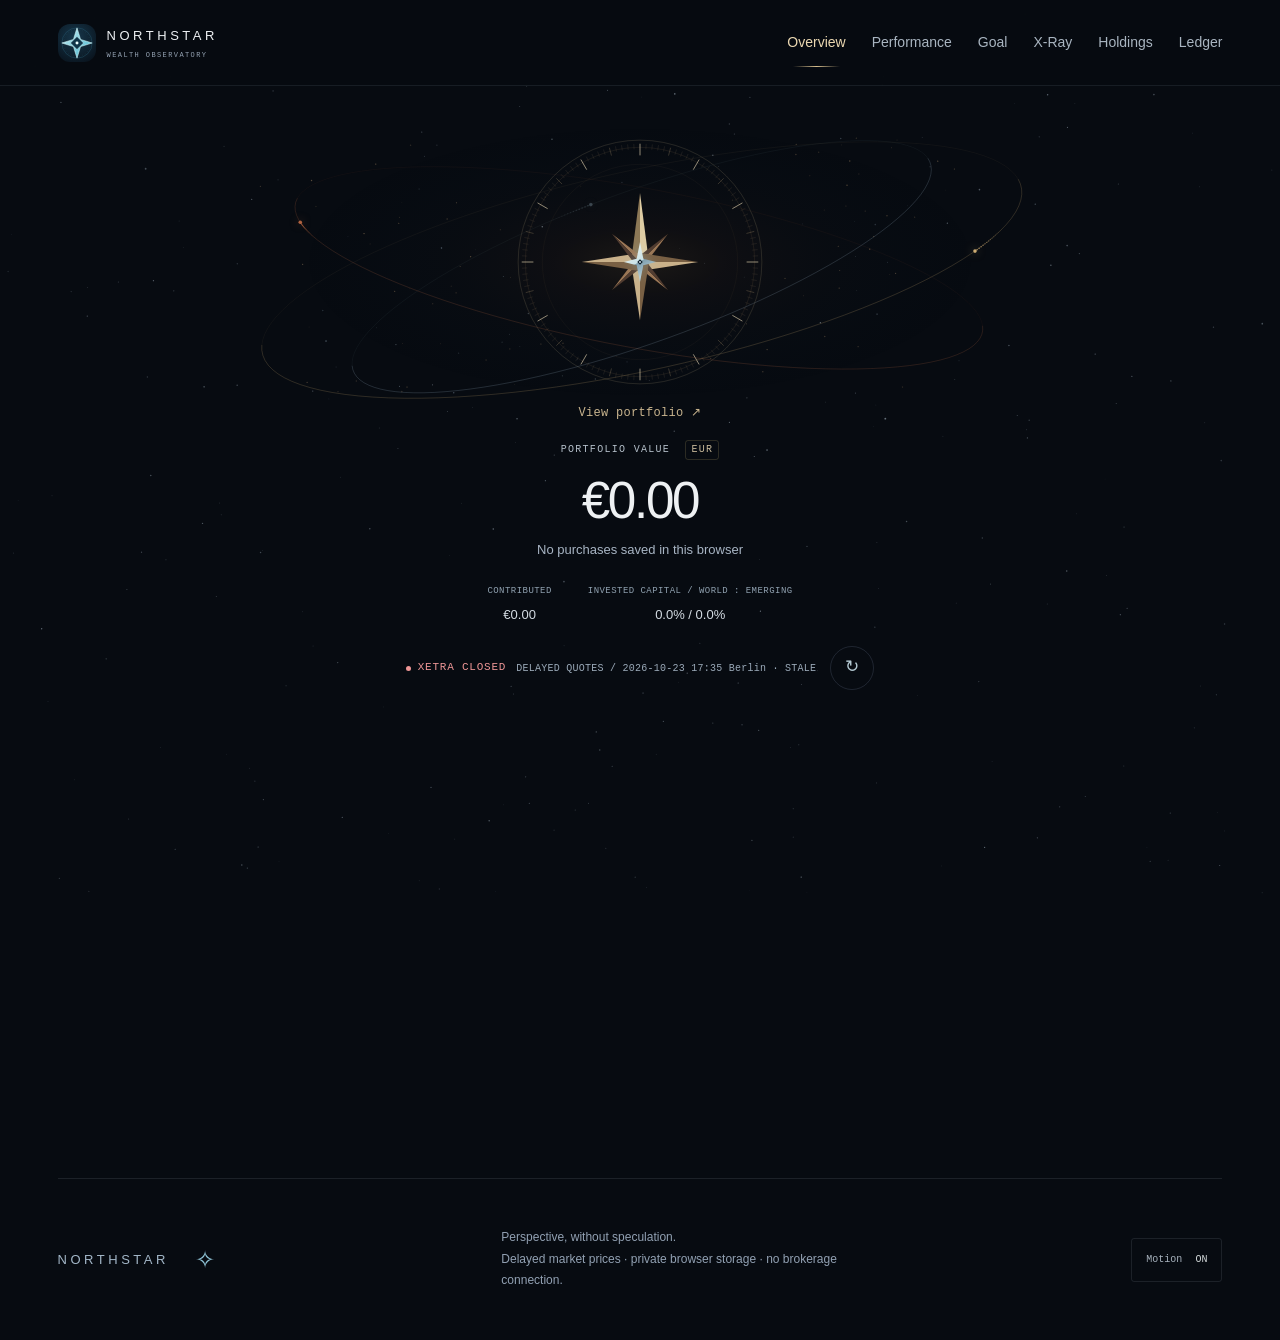
<file: public/index.html>
<!doctype html>
<html lang="en">
<head>
  <meta charset="utf-8">

  <meta
    name="viewport"
    content="width=device-width,initial-scale=1,viewport-fit=cover"
  >

  <meta name="theme-color" content="#070b11">

  <meta
    name="description"
    content="NORTHSTAR — your portfolio, clearly understood."
  >

  <title>Overview — NORTHSTAR</title>

  <link
    rel="icon"
    href="./assets/northstar-mark.svg"
    type="image/svg+xml"
  >

  <link rel="manifest" href="./manifest.webmanifest">

  <link rel="stylesheet" href="./portfolio.css?v=pages-1">
  <link rel="stylesheet" href="./observatory.css?v=pages-1">
  <link rel="stylesheet" href="./celestial.css?v=pages-1">

  <style>
    body[data-northstar-page="overview"] .ns-goal-preview {
      display: none !important;
    }
  </style>

  <script defer src="./js/pages.js?v=pages-1"></script>
</head>

<body data-northstar-page="overview" data-state="loading">
  <p style="padding:32px;color:#aab9c8;background:#070b11">
    Loading NORTHSTAR…
  </p>

  <noscript>
    JavaScript is required to calculate your portfolio.
    Your saved purchases remain in this browser.
  </noscript>
</body>
</html>
</file>
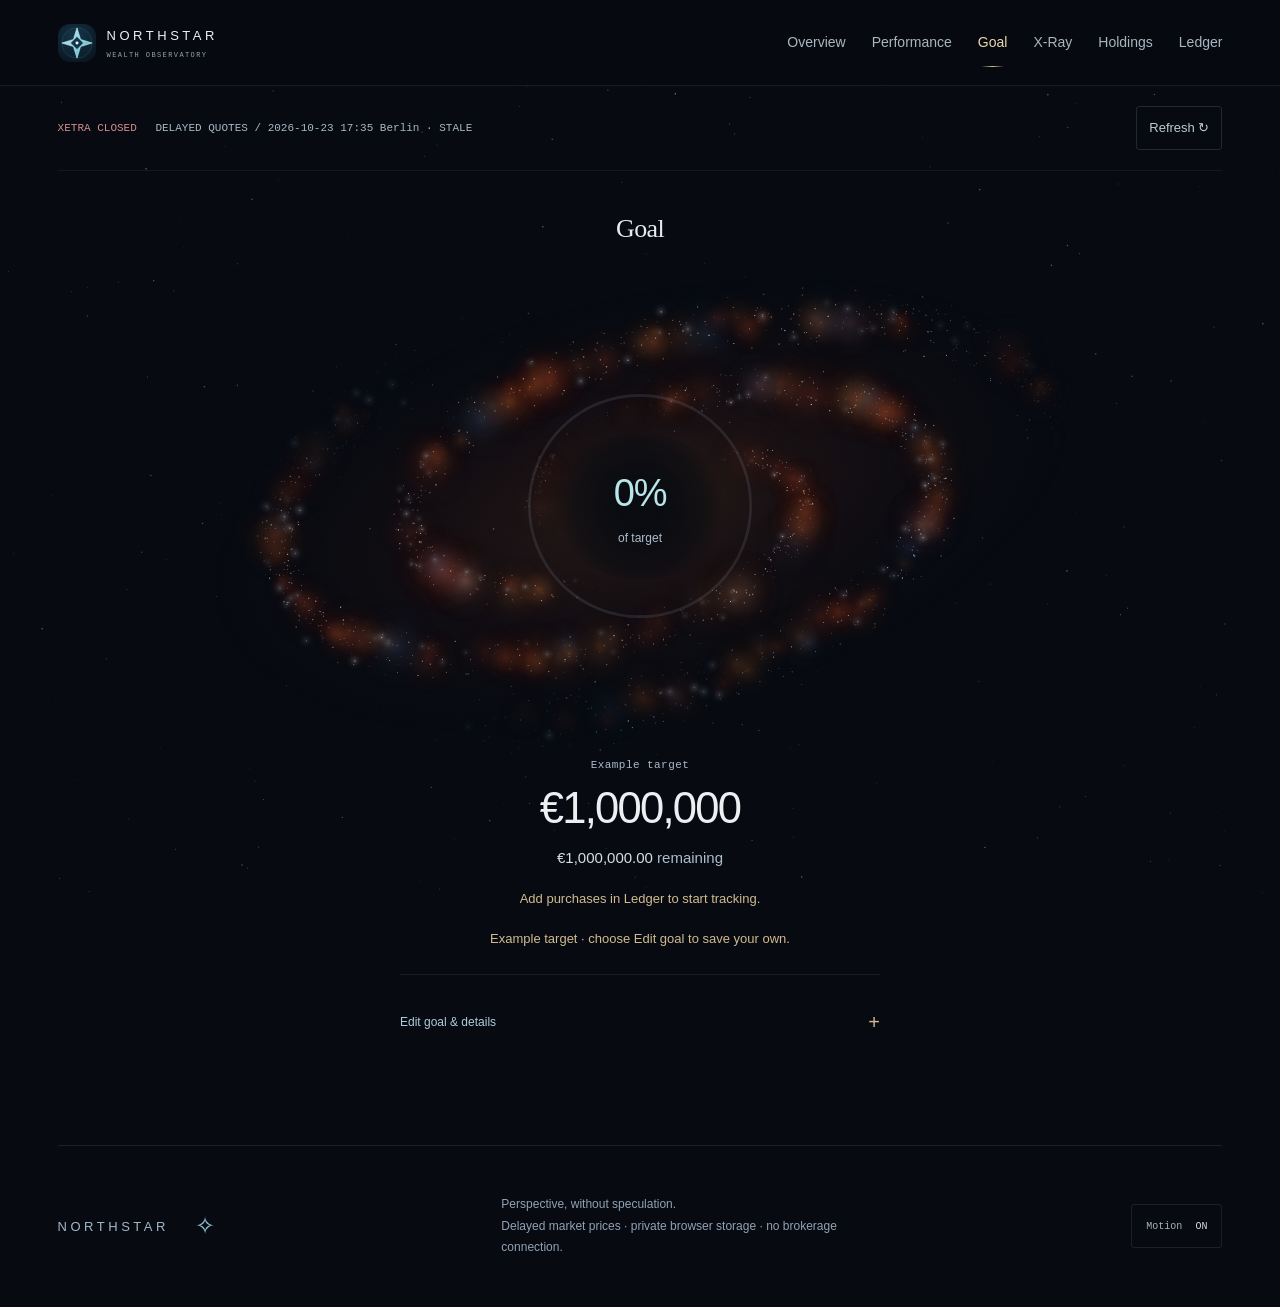
<file: public/goal.html>
<!doctype html>
<html lang="en">
<head>
  <meta charset="utf-8">

  <meta
    name="viewport"
    content="width=device-width,initial-scale=1,viewport-fit=cover"
  >

  <meta name="theme-color" content="#070b11">

  <meta
    name="description"
    content="NORTHSTAR — progress towards your portfolio goal."
  >

  <title>Goal — NORTHSTAR</title>

  <link
    rel="icon"
    href="./assets/northstar-mark.svg"
    type="image/svg+xml"
  >

  <link rel="manifest" href="./manifest.webmanifest">

  <link rel="stylesheet" href="./portfolio.css?v=pages-1">
  <link rel="stylesheet" href="./observatory.css?v=pages-1">
  <link rel="stylesheet" href="./celestial.css?v=pages-1">

  <script defer src="./js/pages.js?v=pages-1"></script>
</head>

<body data-northstar-page="goal" data-state="loading">
  <p style="padding:32px;color:#aab9c8;background:#070b11">
    Loading NORTHSTAR…
  </p>

  <noscript>
    JavaScript is required to calculate your goal progress.
    Your saved purchases remain in this browser.
  </noscript>
</body>
</html>
</file>
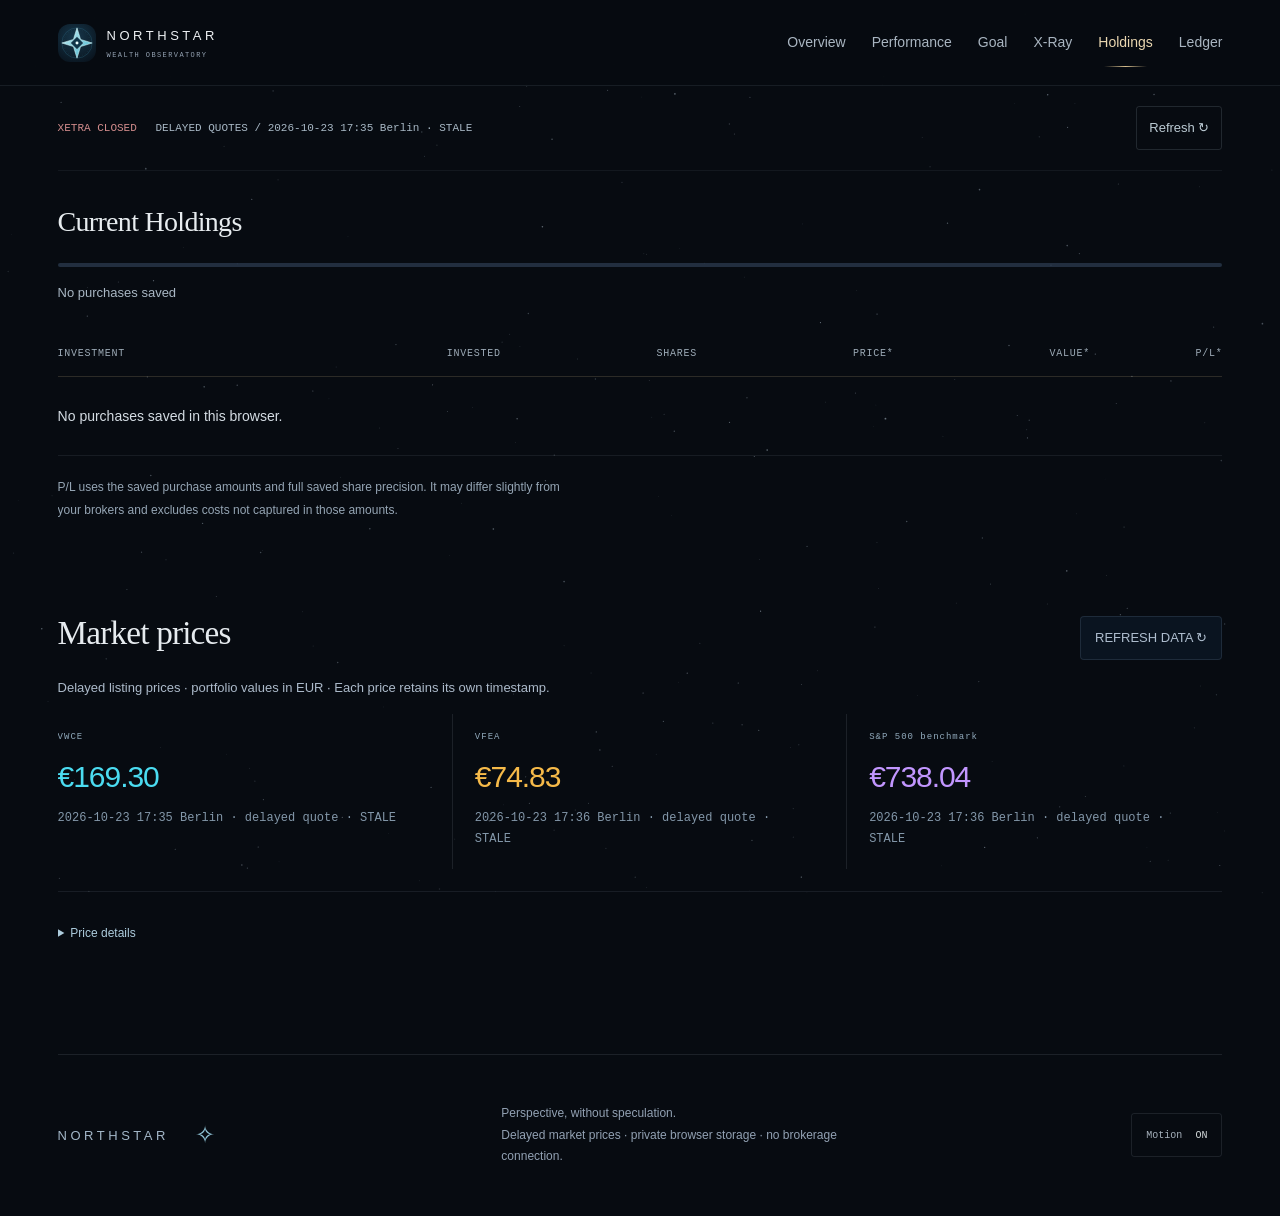
<file: public/holdings.html>
<!doctype html>
<html lang="en">
<head>
  <meta charset="utf-8">

  <meta
    name="viewport"
    content="width=device-width,initial-scale=1,viewport-fit=cover"
  >

  <meta name="theme-color" content="#070b11">

  <meta
    name="description"
    content="NORTHSTAR — your holdings, allocation and market prices."
  >

  <title>Holdings — NORTHSTAR</title>

  <link
    rel="icon"
    href="./assets/northstar-mark.svg"
    type="image/svg+xml"
  >

  <link rel="manifest" href="./manifest.webmanifest">

  <link rel="stylesheet" href="./portfolio.css?v=pages-1">
  <link rel="stylesheet" href="./observatory.css?v=pages-1">
  <link rel="stylesheet" href="./celestial.css?v=pages-1">

  <script defer src="./js/pages.js?v=pages-1"></script>
</head>

<body data-northstar-page="holdings" data-state="loading">
  <p style="padding:32px;color:#aab9c8;background:#070b11">
    Loading NORTHSTAR…
  </p>

  <noscript>
    JavaScript is required to calculate your holdings.
    Your saved purchases remain in this browser.
  </noscript>
</body>
</html>
</file>
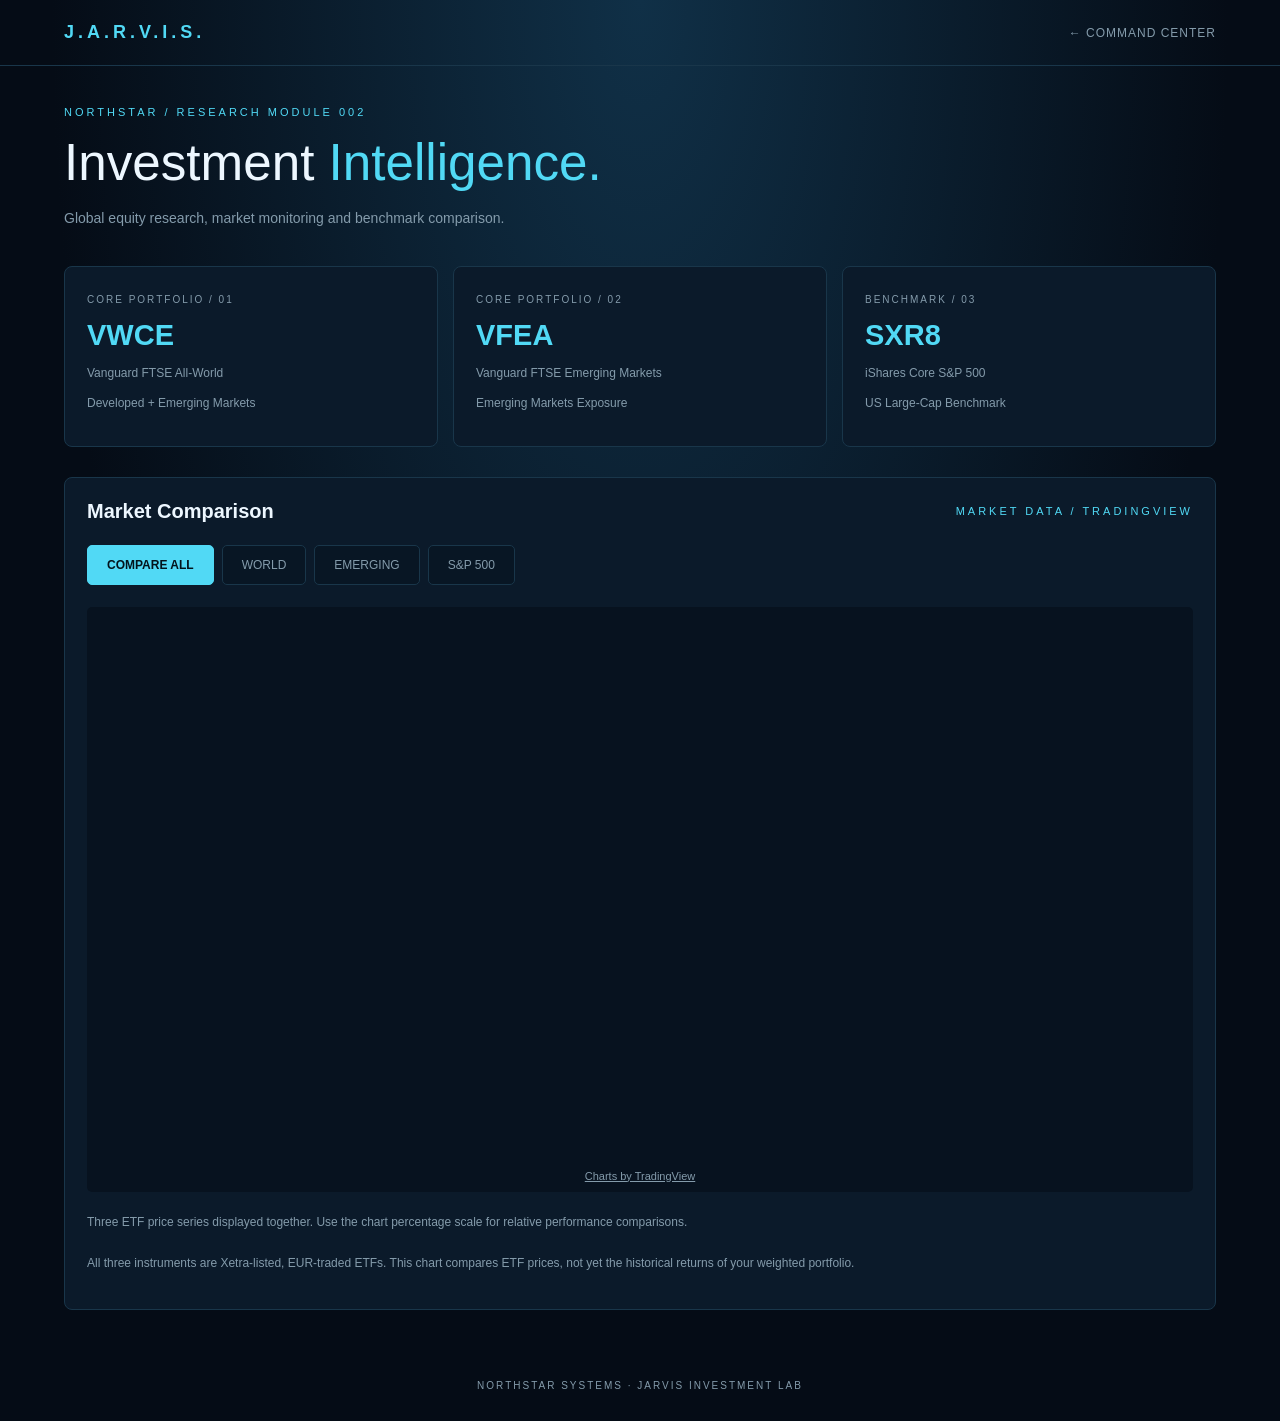
<file: public/investment-lab.html>
<!DOCTYPE html>
<html lang="en">
<head>
<meta charset="UTF-8">
<meta name="viewport" content="width=device-width, initial-scale=1">
<title>JARVIS | Investment Lab</title>

<style>
:root {
  --bg:#050c16;
  --panel:#0b1a2a;
  --border:#19364a;
  --cyan:#51d9f5;
  --text:#edf7ff;
  --muted:#849bab;
}

* { box-sizing:border-box; }

body {
  margin:0;
  color:var(--text);
  background:
    radial-gradient(ellipse at 50% 0%,
    #103047 0%,#050c16 65%);
  font-family:Arial,Helvetica,sans-serif;
  min-height:100vh;
}

header {
  display:flex;
  justify-content:space-between;
  align-items:center;
  padding:22px 5%;
  border-bottom:1px solid var(--border);
  gap:15px;
}

.brand {
  color:var(--cyan);
  font-weight:700;
  letter-spacing:4px;
  font-size:18px;
}

.back {
  color:var(--muted);
  text-decoration:none;
  font-size:12px;
  letter-spacing:1px;
}

main {
  max-width:1500px;
  margin:auto;
  padding:40px 5%;
}

.eyebrow {
  color:var(--cyan);
  letter-spacing:3px;
  font-size:11px;
}

h1 {
  font-size:clamp(30px,4vw,52px);
  font-weight:500;
  margin:15px 0;
}

h1 span { color:var(--cyan); }

.subtitle {
  color:var(--muted);
  font-size:14px;
  line-height:1.7;
}

.assets {
  display:grid;
  grid-template-columns:repeat(3,minmax(0,1fr));
  gap:15px;
  margin-top:35px;
}

.asset {
  background:var(--panel);
  border:1px solid var(--border);
  padding:22px;
  border-radius:8px;
}

.asset small {
  color:var(--muted);
  letter-spacing:2px;
  font-size:10px;
}

.asset h2 {
  color:var(--cyan);
  margin:12px 0 5px;
  font-size:29px;
}

.asset p {
  color:var(--muted);
  font-size:12px;
  line-height:1.5;
}

.chart-section {
  margin-top:30px;
  background:var(--panel);
  border:1px solid var(--border);
  border-radius:8px;
  padding:22px;
}

.chart-heading {
  display:flex;
  justify-content:space-between;
  align-items:center;
  flex-wrap:wrap;
  gap:15px;
}

.chart-heading h2 {
  font-size:20px;
  margin:0;
}

.tabs {
  display:flex;
  flex-wrap:wrap;
  gap:8px;
  margin:22px 0;
}

.tab {
  border:1px solid var(--border);
  background:#081624;
  color:var(--muted);
  padding:12px 19px;
  cursor:pointer;
  border-radius:5px;
  font-size:12px;
}

.tab.active {
  color:#03141c;
  background:var(--cyan);
  border-color:var(--cyan);
  font-weight:700;
}

#chartHost {
  width:100%;
  height:clamp(440px,65vh,720px);
  background:#07121f;
  overflow:hidden;
  border-radius:5px;
}

.tradingview-widget-container {
  height:100%;
  width:100%;
}

.tradingview-widget-copyright {
  text-align:center;
  padding:6px;
  font-size:11px;
}

.tradingview-widget-copyright a {
  color:var(--muted);
}

.note {
  font-size:12px;
  color:var(--muted);
  line-height:1.8;
  margin-top:20px;
}

footer {
  color:var(--muted);
  text-align:center;
  font-size:10px;
  letter-spacing:2px;
  padding:30px;
}

@media(max-width:700px) {
  header {padding:18px;}
  main {padding:28px 16px;}
  .assets {grid-template-columns:1fr;}
  .chart-section {padding:12px;}
  .tab {padding:11px;}
}
</style>
</head>

<body>

<header>
  <div class="brand">J.A.R.V.I.S.</div>
  <a class="back" href="./index.html">
    ← COMMAND CENTER
  </a>
</header>

<main>

  <div class="eyebrow">
    NORTHSTAR / RESEARCH MODULE 002
  </div>

  <h1>Investment <span>Intelligence.</span></h1>

  <p class="subtitle">
    Global equity research, market monitoring
    and benchmark comparison.
  </p>

  <section class="assets">

    <div class="asset">
      <small>CORE PORTFOLIO / 01</small>
      <h2>VWCE</h2>
      <p>Vanguard FTSE All-World</p>
      <p>Developed + Emerging Markets</p>
    </div>

    <div class="asset">
      <small>CORE PORTFOLIO / 02</small>
      <h2>VFEA</h2>
      <p>Vanguard FTSE Emerging Markets</p>
      <p>Emerging Markets Exposure</p>
    </div>

    <div class="asset">
      <small>BENCHMARK / 03</small>
      <h2>SXR8</h2>
      <p>iShares Core S&P 500</p>
      <p>US Large-Cap Benchmark</p>
    </div>

  </section>

  <section class="chart-section">

    <div class="chart-heading">
      <h2 id="chartTitle">Market Comparison</h2>
      <div class="eyebrow">MARKET DATA / TRADINGVIEW</div>
    </div>

    <div class="tabs">
      <button class="tab active" data-mode="compare">
        COMPARE ALL
      </button>

      <button class="tab" data-mode="world">
        WORLD
      </button>

      <button class="tab" data-mode="emerging">
        EMERGING
      </button>

      <button class="tab" data-mode="sp500">
        S&P 500
      </button>
    </div>

    <div id="chartHost"></div>

    <p class="note" id="chartNote">
      Compare the price performance of all three
      ETFs on the same chart. Market data may be delayed.
    </p>

    <p class="note">
      All three instruments are Xetra-listed,
      EUR-traded ETFs. This chart compares ETF
      prices, not yet the historical returns of
      your weighted portfolio.
    </p>

  </section>

</main>

<footer>
  NORTHSTAR SYSTEMS · JARVIS INVESTMENT LAB
</footer>

<script>
const assets = {
  world: "XETR:VWCE",
  emerging: "XETR:VFEA",
  sp500: "XETR:SXR8"
};

const titles = {
  compare: "Market Comparison",
  world: "World Equity — VWCE",
  emerging: "Emerging Markets — VFEA",
  sp500: "S&P 500 Benchmark — SXR8"
};

function loadChart(mode) {

  const host = document.getElementById("chartHost");
  host.replaceChildren();

  const container = document.createElement("div");
  container.className = "tradingview-widget-container";

  const widget = document.createElement("div");
  widget.className = "tradingview-widget-container__widget";
  widget.style.height = "calc(100% - 28px)";
  widget.style.width = "100%";

  const credit = document.createElement("div");
  credit.className = "tradingview-widget-copyright";

  const creditLink = document.createElement("a");
  creditLink.href = "https://www.tradingview.com/";
  creditLink.target = "_blank";
  creditLink.rel = "noopener noreferrer";
  creditLink.textContent = "Charts by TradingView";

  credit.appendChild(creditLink);
  container.appendChild(widget);
  container.appendChild(credit);

  const comparisons = mode === "compare" ? [
    {symbol:"XETR:VFEA",position:"SameScale"},
    {symbol:"XETR:SXR8",position:"SameScale"}
  ] : [];

  const config = {
    autosize:true,
    symbol:mode === "compare"
      ? assets.world
      : assets[mode],
    interval:"D",
    timezone:"exchange",
    theme:"dark",
    style:3,
    locale:"en",
    backgroundColor:"#07121f",
    gridColor:"rgba(81,217,245,0.07)",
    withdateranges:true,
    hide_side_toolbar:false,
    allow_symbol_change:true,
    hide_top_toolbar:false,
    save_image:true,
    compareSymbols:comparisons,
    calendar:false,
    support_host:"https://www.tradingview.com"
  };

  const script = document.createElement("script");
  script.type = "text/javascript";
  script.src =
    "https://s3.tradingview.com/external-embedding/embed-widget-advanced-chart.js";
  script.async = true;
  script.textContent = JSON.stringify(config);

  host.appendChild(container);
  container.appendChild(script);

  document.getElementById("chartTitle").textContent =
    titles[mode];

  document.getElementById("chartNote").textContent =
    mode === "compare"
    ? "Three ETF price series displayed together. Use the chart percentage scale for relative performance comparisons."
    : "Interactive ETF price chart. Change the timeframe, add indicators or inspect historical movements.";

  document.querySelectorAll(".tab").forEach(button => {
    button.classList.toggle(
      "active",
      button.dataset.mode === mode
    );
  });
}

document.querySelectorAll(".tab").forEach(button => {
  button.addEventListener("click", () => {
    loadChart(button.dataset.mode);
  });
});

loadChart("compare");
</script>

</body>
</html>
</file>
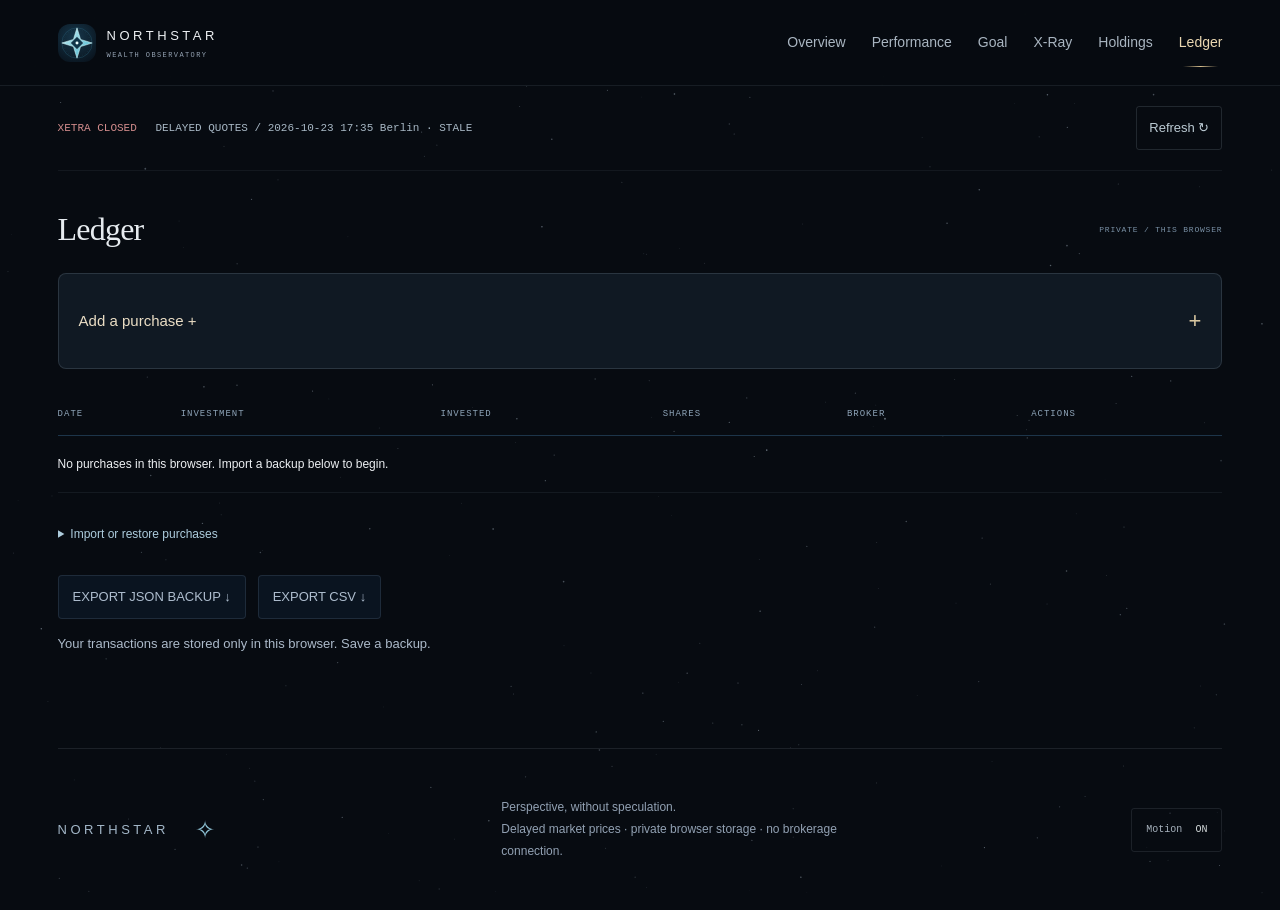
<file: public/ledger.html>
<!doctype html>
<html lang="en">
<head>
  <meta charset="utf-8">

  <meta
    name="viewport"
    content="width=device-width,initial-scale=1,viewport-fit=cover"
  >

  <meta name="theme-color" content="#070b11">

  <meta
    name="description"
    content="NORTHSTAR — your purchases and transaction history."
  >

  <title>Ledger — NORTHSTAR</title>

  <link
    rel="icon"
    href="./assets/northstar-mark.svg"
    type="image/svg+xml"
  >

  <link rel="manifest" href="./manifest.webmanifest">

  <link rel="stylesheet" href="./portfolio.css?v=pages-1">
  <link rel="stylesheet" href="./observatory.css?v=pages-1">
  <link rel="stylesheet" href="./celestial.css?v=pages-1">

  <script defer src="./js/pages.js?v=pages-1"></script>
</head>

<body data-northstar-page="ledger" data-state="loading">
  <p style="padding:32px;color:#aab9c8;background:#070b11">
    Loading NORTHSTAR…
  </p>

  <noscript>
    JavaScript is required to manage your transactions.
    Your saved purchases remain in this browser.
  </noscript>
</body>
</html>
</file>
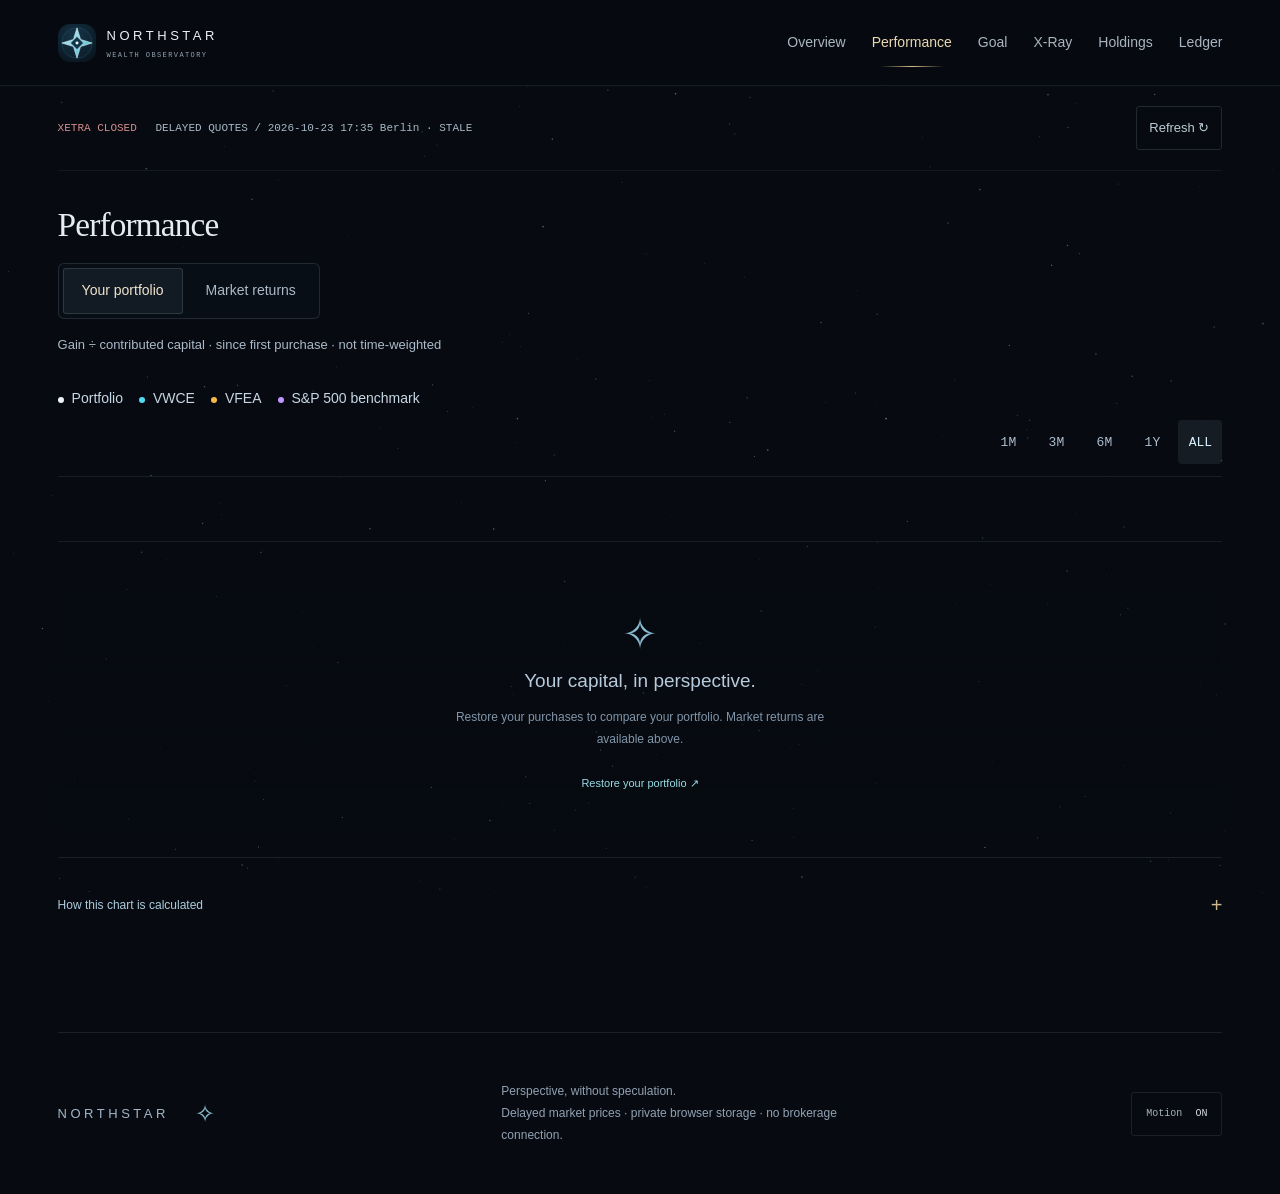
<file: public/performance.html>
<!doctype html>
<html lang="en">
<head>
  <meta charset="utf-8">

  <meta
    name="viewport"
    content="width=device-width,initial-scale=1,viewport-fit=cover"
  >

  <meta name="theme-color" content="#070b11">

  <meta
    name="description"
    content="NORTHSTAR — your portfolio, clearly understood."
  >

  <title>Performance — NORTHSTAR</title>

  <link
    rel="icon"
    href="./assets/northstar-mark.svg"
    type="image/svg+xml"
  >

  <link rel="manifest" href="./manifest.webmanifest">

  <link rel="stylesheet" href="./portfolio.css?v=pages-1">
  <link rel="stylesheet" href="./observatory.css?v=pages-1">
  <link rel="stylesheet" href="./celestial.css?v=pages-1">

  <script defer src="./js/pages.js?v=pages-1"></script>
</head>

<body data-northstar-page="performance" data-state="loading">
  <p style="padding:32px;color:#aab9c8;background:#070b11">
    Loading NORTHSTAR…
  </p>

  <noscript>
    JavaScript is required to calculate your portfolio.
    Your saved purchases remain in this browser.
  </noscript>
</body>
</html>
</file>
<file: public/portfolio.css>
#view-investments > :not(#pf-root) {
  display: none !important;
}

#pf-root {
  color: #e4f0fb;
}

#pf-root * {
  box-sizing: border-box;
}

#pf-root h1 {
  font-size: clamp(28px, 3vw, 40px);
  margin: 10px 0;
}

#pf-root h2 {
  font-size: 17px;
  margin: 0 0 14px;
}

#pf-root .pf-sub {
  color: #91aabc;
  font-size: 12px;
  line-height: 1.7;
}

#pf-root .pf-micro {
  color: #56d5ef;
  font-size: 10px;
  letter-spacing: 2px;
}

#pf-root .pf-grid {
  display: grid;
  grid-template-columns: repeat(4, minmax(0, 1fr));
  gap: 12px;
  margin: 22px 0;
}

#pf-root .pf-card,
#pf-root .pf-panel {
  background: #0b1c2d;
  border: 1px solid #203e54;
  border-radius: 6px;
  padding: 20px;
  min-width: 0;
}

#pf-root .pf-card small,
#pf-root .pf-quote small {
  display: block;
  color: #91aabc;
  font-size: 10px;
  letter-spacing: 1px;
  margin-bottom: 12px;
}

#pf-root .pf-card strong {
  display: block;
  font-size: clamp(16px, 2vw, 25px);
  overflow-wrap: anywhere;
}

#pf-root .pf-panel {
  margin: 14px 0;
}

#pf-root .pf-top {
  display: flex;
  justify-content: space-between;
  align-items: center;
  gap: 12px;
  flex-wrap: wrap;
}

#pf-root button {
  background: #0c2b40;
  border: 1px solid #28506b;
  color: #b6eaf6;
  padding: 10px 13px;
  border-radius: 4px;
  cursor: pointer;
  font-size: 12px;
}

#pf-root button.active {
  background: #56d5ef;
  color: #052030;
  border-color: #56d5ef;
  font-weight: 700;
}

#pf-root button:disabled {
  opacity: 0.5;
  cursor: wait;
}

#pf-root .pf-controls {
  display: flex;
  gap: 8px;
  flex-wrap: wrap;
  margin: 14px 0;
}

#pf-root .pf-table {
  overflow-x: auto;
}

#pf-root table {
  width: 100%;
  min-width: 560px;
  border-collapse: collapse;
  font-size: 13px;
}

#pf-root th,
#pf-root td {
  text-align: left;
  padding: 12px;
  border-bottom: 1px solid #1d354a;
  white-space: nowrap;
}

#pf-root th {
  font-size: 10px;
  color: #91aabc;
  letter-spacing: 1px;
}

#pf-root .pf-bar {
  height: 9px;
  border-radius: 8px;
  margin: 13px 0;
}

#pf-root .pf-prices {
  display: grid;
  grid-template-columns: repeat(3, minmax(0, 1fr));
  gap: 10px;
  margin-top: 14px;
}

#pf-root .pf-quote {
  padding: 14px;
  background: #071725;
  border: 1px solid #203e54;
  border-radius: 5px;
}

#pf-root .pf-quote strong {
  display: block;
  font-size: 21px;
  margin-bottom: 9px;
}

#pf-root .pf-quote span {
  font-size: 11px;
  color: #91aabc;
}

#pf-root .pf-empty {
  text-align: center;
  padding: 65px 12px;
  color: #91aabc;
  font-size: 14px;
}

#pf-root #pf-chart svg {
  display: block;
  width: 100%;
  height: auto;
}

#pf-root summary {
  cursor: pointer;
  color: #56d5ef;
  margin: 18px 0;
}

#pf-root textarea {
  width: 100%;
  min-height: 145px;
  display: block;
  background: #061522;
  color: #e4f0fb;
  border: 1px solid #2b4b64;
  padding: 12px;
  font: 13px monospace;
  margin: 12px 0;
}

@media (max-width: 950px) {
  #pf-root .pf-grid {
    grid-template-columns: repeat(2, minmax(0, 1fr));
  }
}

@media (max-width: 600px) {
  #pf-root .pf-card,
  #pf-root .pf-panel {
    padding: 13px;
  }

  #pf-root .pf-prices {
    grid-template-columns: 1fr;
  }
}

/* NORTHSTAR / open, readable holdings. */

body.goal-enabled #view-investments #pf-root > section.pf-panel:has(#pf-holdings) {
  border: 0;
  border-radius: 0;
  background: transparent;
  box-shadow: none;
  padding: 28px 0 32px;
  margin: 0 0 40px;
}

body.goal-enabled #view-investments #pf-root > section.pf-panel:has(#pf-holdings)::before {
  display: none;
}

body.goal-enabled #view-investments #pf-root > section:has(#pf-holdings) > h2 {
  margin: 0 0 24px;
  font: normal 28px/1.2 Georgia, "Times New Roman", serif;
  letter-spacing: -.025em;
  color: #e7ecef;
}

body.goal-enabled #view-investments #pf-root #pf-bar {
  height: 4px;
  margin: 0 0 14px;
  border: 0;
  border-radius: 2px;
  opacity: .85;
}

body.goal-enabled #view-investments #pf-root #pf-allocation {
  margin: 0 0 28px;
  color: #a9b7c4;
  font-size: 13px;
  line-height: 1.8;
  letter-spacing: 0;
}

body.goal-enabled #view-investments #pf-root section:has(#pf-holdings) .pf-table {
  max-width: 100%;
  overflow-x: auto;
  scrollbar-width: thin;
  scrollbar-color: #8c795450 transparent;
}

body.goal-enabled #view-investments #pf-root section:has(#pf-holdings) table {
  width: 100%;
  min-width: 680px;
  border: 0;
  border-collapse: collapse;
  table-layout: auto;
}

body.goal-enabled #view-investments #pf-root section:has(#pf-holdings) thead th {
  padding: 14px 16px;
  border: 0;
  border-bottom: 1px solid #cdb78c30;
  background: transparent;
  color: #9dabb7;
  font: 10px/1.6 var(--mono, monospace);
  letter-spacing: .075em;
  text-align: right;
  white-space: nowrap;
}

body.goal-enabled #view-investments #pf-root #pf-holdings td {
  padding: 28px 16px;
  border: 0;
  border-bottom: 1px solid #a4b5c51a;
  background: transparent;
  color: #d4dce3;
  text-align: right;
  font-size: 14px;
  line-height: 1.6;
  font-variant-numeric: tabular-nums lining-nums;
  white-space: nowrap;
}

body.goal-enabled #view-investments #pf-root section:has(#pf-holdings) thead th:first-child,
body.goal-enabled #view-investments #pf-root #pf-holdings td:first-child {
  padding-left: 0;
  text-align: left;
}

body.goal-enabled #view-investments #pf-root section:has(#pf-holdings) thead th:last-child,
body.goal-enabled #view-investments #pf-root #pf-holdings td:last-child {
  padding-right: 0;
}

body.goal-enabled #view-investments #pf-root #pf-holdings td:first-child b {
  font-size: 16px;
  font-weight: 500;
  letter-spacing: .035em;
}

body.goal-enabled #view-investments #pf-root #pf-holdings td:nth-child(2),
body.goal-enabled #view-investments #pf-root #pf-holdings td:nth-child(3),
body.goal-enabled #view-investments #pf-root #pf-holdings td:nth-child(4) {
  color: #aab8c5;
  font-size: 13px;
}

body.goal-enabled #view-investments #pf-root #pf-holdings td:nth-child(5) {
  color: #edf0f3;
  font-size: 18px;
  font-weight: 450;
  letter-spacing: -.02em;
}

body.goal-enabled #view-investments #pf-root #pf-holdings td:last-child {
  font-weight: 500;
}

body.goal-enabled #view-investments #pf-root #pf-holdings tr:hover {
  background: #cdb78c06;
}

body.goal-enabled #view-investments #pf-root section:has(#pf-holdings) > .pf-sub:last-child {
  max-width: 76ch;
  margin: 20px 0 0;
  color: #95a5b4;
  font-size: 12px;
  line-height: 1.85;
}

@media (max-width: 740px) {
  body.goal-enabled #view-investments #pf-root > section.pf-panel:has(#pf-holdings) {
    padding: 24px 0;
    margin-bottom: 28px;
  }

  body.goal-enabled #view-investments #pf-root section:has(#pf-holdings) thead th {
    padding-inline: 12px;
  }

  body.goal-enabled #view-investments #pf-root #pf-holdings td {
    padding: 24px 12px;
  }

  body.goal-enabled #view-investments #pf-root #pf-holdings td:nth-child(5) {
    font-size: 17px;
  }
}
</file>
<file: public/observatory.css>
:root {
  color-scheme: dark;
  --bg: #060a11;
  --ink: #eaf2fa;
  --muted: #8e9eaf;
  --line: #99b8d323;
  --cyan: #93ddeb;
  --gold: #e9be74;
  --purple: #bca3ef;
  --mono: ui-monospace, SFMono-Regular, Consolas, monospace;
}

* { box-sizing: border-box; }

html {
  scroll-behavior: smooth;
  scroll-padding-top: 105px;
}

body {
  margin: 0;
  min-width: 320px;
  background: var(--bg);
  color: var(--ink);
  font: 14px/1.5 -apple-system, BlinkMacSystemFont, "Segoe UI", sans-serif;
  -webkit-font-smoothing: antialiased;
}

a { color: inherit; text-decoration: none; }
button, input, textarea { font: inherit; }
button, a, input { -webkit-tap-highlight-color: transparent; }
button { cursor: pointer; }
button:disabled { cursor: wait; opacity: .5; }
:focus-visible { outline: 2px solid var(--cyan); outline-offset: 5px; }
::selection { background: #3e758b; color: white; }

.skip {
  position: fixed;
  top: -100px;
  z-index: 99;
  background: #eaf2fa;
  color: #060a11;
  padding: 14px;
}

.skip:focus { top: 0; }

/* ATMOSPHERE */

.atmosphere {
  position: fixed;
  inset: 0;
  overflow: hidden;
  pointer-events: none;
  z-index: -1;
  background: radial-gradient(ellipse at 85% 5%, #10253e66, transparent 55%);
}

.ambient-light {
  position: absolute;
  width: 65vw;
  height: 65vw;
  right: -20vw;
  top: -25vw;
  background: radial-gradient(circle, #2547662b, transparent 65%);
  animation: atmosphere 22s ease-in-out infinite alternate;
}

.starfield {
  position: absolute;
  inset: 0;
  background-image:
    radial-gradient(1px 1px at 15% 28%, #bdeaff7a 80%, transparent),
    radial-gradient(1px 1px at 77% 60%, #bdeaff60 80%, transparent),
    radial-gradient(1px 1px at 42% 84%, #bdeaff40 80%, transparent);
  background-size: 387px 331px, 503px 441px, 677px 519px;
  opacity: .4;
  animation: atmosphere 30s ease-in-out infinite alternate-reverse;
}

/* IDENTITY AND NAVIGATION */

.masthead {
  height: 92px;
  display: flex;
  align-items: center;
  justify-content: space-between;
  gap: 25px;
  padding: 0 clamp(22px, 4.5vw, 80px);
  border-bottom: 1px solid var(--line);
  background: #060c15e8;
  backdrop-filter: blur(18px);
  position: sticky;
  top: 0;
  z-index: 10;
}

.identity {
  display: flex;
  align-items: center;
  gap: 11px;
  font-size: 15px;
  font-weight: 600;
  letter-spacing: .22em;
}

.identity img { border-radius: 12px; }

.identity small {
  display: block;
  color: var(--muted);
  font: 8px var(--mono);
  letter-spacing: .2em;
  margin-top: 5px;
}

.nav {
  display: flex;
  align-items: center;
  gap: 30px;
  height: 100%;
}

.nav a {
  display: flex;
  align-items: center;
  gap: 8px;
  position: relative;
  font-size: 12px;
  color: var(--muted);
  height: 100%;
  transition: color .25s;
}

.nav a span {
  font: 8px var(--mono);
  color: #60748b;
}

.nav a:after {
  content: "";
  height: 1px;
  position: absolute;
  bottom: 0;
  left: 0;
  right: 0;
  background: var(--cyan);
  transform: scaleX(0);
  transition: transform .35s;
}

.nav a.active { color: var(--ink); }

.nav a.active:after {
  transform: scaleX(1);
  box-shadow: 0 -3px 16px #80d8ff66;
}

.nav a:hover { color: #e9f9ff; }

.motion-toggle {
  border: 1px solid var(--line);
  border-radius: 30px;
  background: transparent;
  padding: 10px 14px;
  color: var(--muted);
  font: 10px var(--mono);
}

.motion-toggle span {
  color: var(--cyan);
  margin-left: 7px;
}

/* PORTFOLIO HERO */

main {
  max-width: 1720px;
  margin: auto;
  padding: 0 clamp(22px, 4.5vw, 80px);
}

.observatory {
  min-height: 600px;
  display: grid;
  grid-template-columns: 1fr 1fr;
  align-items: center;
  gap: 20px;
  position: relative;
  padding: 38px 0 48px;
}

.hero-copy { z-index: 1; }

.eyebrow,
.label,
.section-divider,
.instrument-heading,
.instrument-footer,
.data-status {
  font: 9px/1.6 var(--mono);
  letter-spacing: .12em;
  color: var(--muted);
}

.eyebrow {
  display: flex;
  align-items: center;
  gap: 9px;
  color: #a3c2d3;
}

.status-dot {
  display: inline-block;
  width: 4px;
  height: 4px;
  border-radius: 50%;
  background: var(--cyan);
  box-shadow: 0 0 10px #93ddeb88;
  flex-shrink: 0;
}

.hero-copy h1 {
  font-size: clamp(32px, 3.4vw, 55px);
  font-weight: 430;
  line-height: 1.16;
  letter-spacing: -.045em;
  margin: 29px 0 34px;
}

.hero-copy h1 em {
  font-style: normal;
  color: #7f97ab;
  font-weight: 350;
}

.hero-valuation .label {
  display: block;
  color: #a9b6c4;
}

.unit {
  display: inline-block;
  padding: 1px 5px;
  border: 1px solid #7b9cb733;
  border-radius: 3px;
  margin-left: 8px;
  color: #c8d8e3;
}

.hero-valuation > strong {
  display: block;
  font-size: clamp(45px, 4.8vw, 78px);
  font-weight: 350;
  letter-spacing: -.055em;
  line-height: 1.15;
  margin: 12px 0;
  font-variant-numeric: tabular-nums;
}

.hero-pl {
  font-size: 12px;
  color: var(--muted);
  min-height: 20px;
}

.up { color: #92d8b6 !important; }
.down { color: #f2a6ac !important; }

.hero-actions {
  display: flex;
  gap: 25px;
  align-items: center;
  margin: 32px 0;
}

.primary-link {
  display: flex;
  align-items: center;
  gap: 30px;
  background: #d9ecf3;
  color: #09141e;
  padding: 13px 18px;
  border-radius: 4px;
  font-size: 11px;
  transition: background .2s, transform .2s;
}

.primary-link:hover {
  background: white;
  transform: translateY(-2px);
}

.quiet-link { font-size: 11px; color: #aab9c7; }
.quiet-link span { margin-left: 10px; }

.data-status {
  display: flex;
  align-items: center;
  gap: 9px;
  font-size: 8px;
  letter-spacing: .08em;
}

.data-status button {
  background: none;
  border: 1px solid var(--line);
  border-radius: 50%;
  color: #9fc4d6;
  font-size: 17px;
  width: 34px;
  height: 34px;
  margin-left: 4px;
}

/* NORTHSTAR CORE */

.instrument {
  align-self: stretch;
  position: relative;
  display: flex;
  flex-direction: column;
  justify-content: center;
  min-width: 0;
  isolation: isolate;
}

.instrument-heading,
.instrument-footer {
  display: flex;
  justify-content: space-between;
  align-items: center;
  font-size: 8px;
  letter-spacing: .12em;
  padding: 8px 18px;
  color: #7793aa;
}

.instrument-heading { border-bottom: 1px solid #9bc9e018; }
.instrument-footer { border-top: 1px solid #9bc9e018; }

.instrument-footer > span:first-child {
  display: flex;
  align-items: center;
  gap: 8px;
}

.instrument-footer b { font-weight: 400; }

.core-space {
  position: relative;
  aspect-ratio: 1.05;
  display: grid;
  place-items: center;
  perspective: 900px;
  max-height: 540px;
}

.core-halo {
  position: absolute;
  inset: 0;
  background: radial-gradient(circle at 50% 50%, #5694c012, transparent 64%);
  border-radius: 50%;
  animation: core-breathe 9s ease-in-out infinite;
}

.core-tilt {
  width: 93%;
  aspect-ratio: 1;
  position: relative;
  transform: rotateX(var(--pitch, 0deg)) rotateY(var(--yaw, 0deg));
  transform-style: preserve-3d;
  transition: transform .6s cubic-bezier(.2, .8, .2, 1);
}

.core-dial {
  width: 100%;
  height: 100%;
  overflow: visible;
}

.orbit { transform-origin: 250px 250px; }
.orbit-outer { animation: orbit 80s linear infinite; }
.orbit-middle { animation: orbit 56s linear infinite reverse; }
.orbit-inner { animation: orbit 35s linear infinite; }
.core-star { filter: drop-shadow(0 0 10px #7bcce444); }

.gyro {
  position: absolute;
  inset: 10%;
  border-radius: 50%;
  border: 1px solid #79c8ee55;
  box-shadow: inset 0 1px 1px #d6f6ff55, 0 0 12px #2f668515;
  pointer-events: none;
  transform-style: preserve-3d;
}

.gyro:after {
  content: "";
  position: absolute;
  inset: 5px;
  border: 1px solid #9dd7ee12;
  border-radius: 50%;
}

.gyro i {
  position: absolute;
  top: 50%;
  left: -2px;
  width: 4px;
  height: 4px;
  border-radius: 50%;
  background: #c4efff;
  box-shadow: 0 0 10px #b0e7ff;
}

.gyro-one { animation: gyro-one 45s linear infinite; }

.gyro-two {
  inset: 15%;
  border-color: #7190ba45;
  animation: gyro-two 60s linear infinite reverse;
}

.gyro-three {
  inset: 5%;
  border-style: dashed;
  opacity: .3;
  animation: gyro-three 100s linear infinite;
}

.orbit-tag {
  position: absolute;
  font: 8px var(--mono);
  letter-spacing: .14em;
  display: flex;
  gap: 7px;
  align-items: start;
  color: #a8ccdc;
  background: #070d16bb;
  padding: 8px;
  border-radius: 3px;
}

.orbit-tag i {
  width: 4px;
  height: 4px;
  background: var(--cyan);
  border-radius: 50%;
  margin-top: 3px;
}

.orbit-tag small {
  display: block;
  color: #6c879e;
  font-size: 7px;
  margin-top: 5px;
}

.tag-world { right: 0; top: 25%; }
.tag-emerging { left: 0; bottom: 20%; color: #d1bd98; }
.tag-emerging i { background: var(--gold); }

/* FINANCIAL PANELS */

.section-divider {
  display: flex;
  justify-content: space-between;
  gap: 20px;
  border-bottom: 1px solid var(--line);
  padding: 0 0 15px;
  font-size: 9px;
}

#pf-root > .pf-micro,
#pf-root > h1,
#pf-root > p.pf-sub {
  display: none;
}

#view-investments { min-height: 400px; }
#view-investments #pf-root { color: var(--ink); }

#view-investments #pf-root .pf-grid {
  gap: 0;
  margin: 0 0 34px;
  border-bottom: 1px solid var(--line);
}

#view-investments #pf-root .pf-card {
  background: transparent;
  border: 0;
  border-right: 1px solid var(--line);
  border-radius: 0;
  padding: 26px 22px;
  position: relative;
}

#view-investments #pf-root .pf-card:first-child { padding-left: 0; }
#view-investments #pf-root .pf-card:last-child { border-right: 0; }

#view-investments #pf-root .pf-card small {
  color: #8ea1b4;
  font: 9px var(--mono);
  letter-spacing: .06em;
}

#view-investments #pf-root .pf-card strong {
  font-size: clamp(19px, 2vw, 29px);
  font-weight: 400;
  letter-spacing: -.03em;
  font-variant-numeric: tabular-nums;
}

#view-investments #pf-root .pf-card:nth-child(3) strong {
  font-size: clamp(15px, 1.5vw, 22px);
}

#view-investments #pf-root .pf-panel {
  background: linear-gradient(140deg, #101a27b0, #080e17d0);
  border: 1px solid #8faec629;
  border-radius: 8px;
  padding: 30px;
  margin: 20px 0;
  position: relative;
  overflow: hidden;
  transition: border-color .35s;
}

#view-investments #pf-root .pf-panel:hover {
  border-color: #8faec650;
}

#view-investments #pf-root .pf-panel:before {
  content: "";
  position: absolute;
  height: 1px;
  top: 0;
  left: 30px;
  width: 18%;
  background: linear-gradient(90deg, #b4deef88, transparent);
}

#view-investments #pf-root .pf-top { gap: 12px; }

#view-investments #pf-root h2 {
  font-size: 20px;
  font-weight: 450;
  letter-spacing: -.025em;
  margin: 0 0 10px;
}

#view-investments #pf-root .pf-micro {
  color: #7b92a7;
  font: 8px var(--mono);
  letter-spacing: .1em;
}

#view-investments #pf-root .pf-sub {
  font-size: 13px;
  color: #a2b1c0;
  line-height: 1.8;
}

#view-investments #pf-root button {
  border: 1px solid #829ab82b;
  border-radius: 4px;
  background: #0a1420;
  color: #aebdce;
  min-height: 44px;
  font-size: 13px;
  padding: 10px 14px;
  transition: color .2s, background .2s, border-color .2s;
}

#view-investments #pf-root button:hover {
  border-color: #a7d0e866;
  color: #eaf2fa;
}

#view-investments #pf-root button.active {
  background: #bacddb15;
  color: #eaf6ff;
  border-color: #8faac64f;
  font-weight: 500;
}

#view-investments #pf-root .pf-controls { gap: 6px; }

#view-investments #pf-root .pf-modes {
  border-bottom: 1px solid var(--line);
  padding-bottom: 6px;
  margin: 4px 0 8px;
}

#view-investments #pf-root .pf-modes button {
  border: 0;
  background: transparent;
  padding-left: 0;
  padding-right: 24px;
  color: #9bafc1;
}

#view-investments #pf-root .pf-modes button.active {
  color: #e2f5ff;
}

/* PERFORMANCE CHART */

/* One shared control row on tablets; stacked controls on narrow screens. */

#view-investments #pf-root > section.pf-panel:first-of-type {
  display: grid;
  grid-template-columns: minmax(0, 1fr) auto;
  column-gap: 16px;
}

#view-investments #pf-root > section.pf-panel:first-of-type > :not(#pf-legend):not(#pf-periods) {
  grid-column: 1 / -1;
  min-width: 0;
}

#pf-legend {
  float: none;
  margin: 0 !important;
  align-items: center;
}

#view-investments #pf-root #pf-legend button {
  border: 0 !important;
  background: none;
  padding: 10px 12px 10px 0;
  color: #98a9ba;
  font-weight: 400;
}

#pf-legend button:before {
  content: "";
  display: inline-block;
  width: 6px;
  height: 6px;
  border-radius: 50%;
  background: var(--series-color, #eaf2fa);
  margin-right: 8px;
  opacity: .25;
}

#pf-legend button.active:before { opacity: 1; }

#view-investments #pf-root #pf-legend button.active {
  color: #c8d7e5;
}

#view-investments #pf-root #pf-periods {
  justify-content: flex-end;
  gap: 3px;
  margin: 0;
  align-items: center;
}

#view-investments #pf-root #pf-periods button {
  border: 0;
  min-width: 44px;
  padding: 8px;
  background: transparent;
  font: 12px var(--mono);
}

#view-investments #pf-root #pf-periods button.active {
  background: #b9dcf115;
  color: #daf2ff;
}

.pf-readout {
  clear: both;
  display: flex;
  flex-wrap: wrap;
  align-items: center;
  gap: 10px 20px;
  min-height: 52px;
  padding: 12px 0;
  font-size: 13px;
  color: #a9bdce;
  font-variant-numeric: tabular-nums;
}

.pf-readout time {
  font: 12px var(--mono);
  margin-right: 8px;
}

.pf-readout span {
  display: flex;
  gap: 6px;
  align-items: center;
}

.pf-readout i {
  height: 4px;
  width: 4px;
  border-radius: 50%;
}

.pf-readout b {
  font: 14px var(--mono);
  font-weight: 400;
  color: #dae8f4;
}

#pf-chart {
  clear: both;
  position: relative;
  scroll-margin-top: 150px;
}

#pf-chart svg {
  touch-action: pan-y;
  user-select: none;
  -webkit-user-select: none;
}

#pf-chart svg text {
  font-size: 11px;
  fill: #a9bdce;
}

.chart-line {
  animation: trace 1.2s cubic-bezier(.2, .7, .3, 1) both;
}

.chart-scrub {
  width: 100%;
  accent-color: #97d5e8;
  min-height: 44px;
  margin: 0;
  cursor: ew-resize;
  opacity: 1;
}

.scrub-hint {
  display: block;
  text-align: right;
  font: 11px/1.6 var(--mono);
  color: #a0b3c4;
  margin-top: 4px;
}

#view-investments #pf-root .pf-empty {
  min-height: 285px;
  display: flex;
  align-items: center;
  justify-content: center;
  flex-direction: column;
  padding: 30px 20px;
}

.empty-star {
  font-size: 43px;
  color: #89bbd0;
  line-height: 1.5;
}

#pf-root .pf-empty strong {
  font-size: 19px;
  font-weight: 400;
  color: #b8cbdc;
}

#pf-root .pf-empty p {
  font-size: 12px;
  max-width: 380px;
  line-height: 1.8;
  color: #8296aa;
}

#pf-root .pf-empty a {
  font-size: 11px;
  color: var(--cyan);
  margin-top: 12px;
}

/* QUOTES, HOLDINGS AND BACKUPS */

#view-investments #pf-root .pf-prices { gap: 18px; }

#view-investments #pf-root .pf-quote {
  background: transparent;
  border: 0;
  border-left: 1px solid var(--line);
  border-radius: 0;
  padding: 18px 20px;
}

#view-investments #pf-root .pf-quote:first-child {
  border-left: 0;
  padding-left: 0;
}

#view-investments #pf-root .pf-quote small {
  font: 9px var(--mono);
}

#view-investments #pf-root .pf-quote strong {
  font-size: 30px;
  font-weight: 350;
  letter-spacing: -.035em;
}

#view-investments #pf-root .pf-quote span {
  font: 9px var(--mono);
  color: #8397a9;
}

#view-investments #pf-root .pf-bar {
  height: 4px;
  border-radius: 2px;
  margin: 22px 0 14px;
  opacity: .85;
}

#view-investments #pf-root th {
  font: 9px var(--mono);
  color: #8ea4b8;
  font-weight: 400;
  padding: 16px 12px;
}

#view-investments #pf-root td {
  padding: 19px 12px;
  border-bottom: 1px solid #9fb5ce16;
  font-size: 12px;
  font-variant-numeric: tabular-nums;
}

#view-investments #pf-root table { min-width: 580px; }

#view-investments #pf-root td:first-child,
#view-investments #pf-root th:first-child {
  padding-left: 0;
}

#view-investments #pf-root .pf-table {
  scrollbar-color: #40536a transparent;
}

#view-investments #pf-root tbody tr {
  transition: background .2s;
}

#view-investments #pf-root tbody tr:hover {
  background: #b7d8f006;
}

#view-investments #pf-root summary {
  padding: 14px 0;
  color: #adccdd;
  font-size: 12px;
  min-height: 44px;
}

#pf-root label {
  display: block;
  font-size: 11px;
  color: #a7bed2;
  margin: 12px 0;
}

#pf-root input[type=file] {
  display: block;
  margin-top: 10px;
  max-width: 100%;
  font-size: 12px;
}

#pf-root input::file-selector-button {
  background: #152333;
  color: #c4ddeb;
  padding: 10px;
  border: 1px solid #57738c;
  border-radius: 4px;
  margin-right: 10px;
}

#view-investments #pf-root textarea {
  border-color: var(--line);
  border-radius: 4px;
  background: #060d17;
  line-height: 1.6;
  font-size: 12px;
}

#pf-json { margin-right: 8px; }
#pf-root #pf-message { min-height: 22px; }

footer {
  display: flex;
  justify-content: space-between;
  align-items: center;
  gap: 24px;
  padding: 40px 0 50px;
  margin-top: 38px;
  border-top: 1px solid var(--line);
  color: #7e94a8;
  font-size: 10px;
}

footer p { line-height: 1.9; }

footer > span {
  font: 8px/1.9 var(--mono);
  letter-spacing: .08em;
  text-align: right;
}

.footer-identity { font-size: 12px; color: #a3b7c8; }

.footer-identity span {
  font-size: 24px;
  color: #91c6d9;
  margin-left: 15px;
}

/* MOTION STATES */

body[data-state=loading] .orbit { animation-duration: 7s; }

body[data-state=loading] .status-dot {
  animation: blink 1.2s ease-in-out infinite;
}

body[data-state=warning] .instrument-footer .status-dot,
body[data-state=warning] .data-status .status-dot {
  background: #e5bc79;
  box-shadow: 0 0 8px #e5bc7933;
}

body[data-state=updated] .core-halo {
  animation: update-wave 1.8s ease-out;
}

body[data-storage-error] #pf-message {
  color: #e7bf87 !important;
}

body.intro .core-tilt {
  animation: assemble 1.8s cubic-bezier(.2, .8, .2, 1) both;
}

body.intro .hero-copy h1 {
  animation: enter 1.2s .15s both;
}

body.intro .hero-valuation {
  animation: enter 1.2s .35s both;
}

body.intro .hero-actions {
  animation: enter 1.2s .5s both;
}

body.intro #pf-root .pf-grid {
  animation: enter 1s .7s both;
}

.reveal-enter { animation: enter .7s both; }

body.motion-paused *,
body.motion-paused *:before,
body.motion-paused *:after,
body.tab-hidden *,
body.tab-hidden *:before,
body.tab-hidden *:after,
.instrument.offscreen * {
  animation-play-state: paused !important;
}

body.motion-paused { scroll-behavior: auto; }

body.motion-paused .core-tilt {
  transition: none;
  transform: none;
}

@keyframes orbit {
  to { transform: rotate(360deg); }
}

@keyframes gyro-one {
  from { transform: rotateZ(-32deg) rotateX(62deg) rotateZ(0); }
  to { transform: rotateZ(-32deg) rotateX(62deg) rotateZ(360deg); }
}

@keyframes gyro-two {
  from { transform: rotateZ(43deg) rotateY(57deg) rotateZ(0); }
  to { transform: rotateZ(43deg) rotateY(57deg) rotateZ(360deg); }
}

@keyframes gyro-three {
  from { transform: rotateZ(15deg) rotateX(24deg) rotateY(-22deg) rotateZ(0); }
  to { transform: rotateZ(15deg) rotateX(24deg) rotateY(-22deg) rotateZ(360deg); }
}

@keyframes core-breathe {
  50% { opacity: .5; transform: scale(.94); }
}

@keyframes atmosphere {
  to { transform: translate3d(-15px, 20px, 0); opacity: .65; }
}

@keyframes trace {
  from { stroke-dasharray: 1; stroke-dashoffset: 1; }
  to { stroke-dasharray: 1; stroke-dashoffset: 0; }
}

@keyframes enter {
  from { opacity: .25; transform: translateY(12px); }
  to { opacity: 1; transform: none; }
}

@keyframes assemble {
  from { opacity: .1; transform: scale(.87) rotateZ(-12deg); }
  to { opacity: 1; transform: scale(1) rotateZ(0); }
}

@keyframes blink {
  50% { opacity: .25; }
}

@keyframes update-wave {
  from { opacity: 1; transform: scale(.5); }
  to { opacity: 0; transform: scale(1.4); }
}

/* LARGE DISPLAYS */

@media (min-width: 1500px) {
  .observatory { min-height: 680px; }
  .core-space { max-height: 610px; }
}

/* IPAD LANDSCAPE AND SMALL DESKTOP */

@media (max-width: 1100px) {
  .masthead { height: 80px; gap: 15px; padding-inline: 24px; }
  .nav { gap: 20px; }
  .nav a span { display: none; }
  main { padding-inline: 28px; }
  .observatory { min-height: 540px; gap: 4px; }
  .hero-copy h1 { font-size: 37px; }
  .hero-valuation > strong { font-size: 54px; }
  .hero-actions { gap: 16px; }
  .primary-link { gap: 18px; }
  .instrument-footer span:last-child { display: none; }
  .instrument-heading { padding-inline: 8px; }
  .orbit-tag { font-size: 7px; }
  .instrument-footer { justify-content: center; }

  #view-investments #pf-root .pf-grid {
    grid-template-columns: repeat(4, minmax(0, 1fr));
  }

  #view-investments #pf-root .pf-card {
    padding-inline: 14px;
  }
}

/* NARROW TABLETS */

@media (max-width: 850px) {
  .identity { font-size: 12px; }
  .identity small { font-size: 7px; }
  .nav { gap: 16px; }
  .nav a { font-size: 11px; }
  .motion-toggle { font-size: 9px; padding: 9px; }
  .observatory { min-height: 490px; }
  .hero-copy h1 { font-size: 30px; }
  .hero-valuation > strong { font-size: 46px; }
  .eyebrow { font-size: 7px; }
  .hero-actions { flex-wrap: wrap; gap: 13px; }
  .instrument-heading { font-size: 7px; }
  .data-status { font-size: 7px; }
  .orbit-tag { display: none; }

  #view-investments #pf-root .pf-card strong {
    font-size: 21px;
  }

  #view-investments #pf-root .pf-card:nth-child(3) strong {
    font-size: 16px;
  }

  #view-investments #pf-root .pf-card small {
    font-size: 8px;
  }

  #view-investments #pf-root .pf-panel {
    padding: 23px;
  }
}

/* MOBILE */

@media (max-width: 740px) {
  #view-investments #pf-root > section.pf-panel:first-of-type {
    grid-template-columns: minmax(0, 1fr);
    column-gap: 0;
  }

  #view-investments #pf-root #pf-periods {
    justify-content: flex-start;
    margin: 2px 0 4px;
  }
}

@media (max-width: 620px) {
  html { scroll-padding-top: 80px; }
  .masthead { height: 70px; padding: 0 20px; }
  .identity img { width: 32px; height: 32px; }

  .nav {
    position: fixed;
    bottom: 0;
    left: 0;
    right: 0;
    top: auto;
    height: calc(60px + env(safe-area-inset-bottom));
    padding: 0 16px env(safe-area-inset-bottom);
    justify-content: space-around;
    gap: 4px;
    background: #080f1af5;
    border-top: 1px solid var(--line);
    backdrop-filter: blur(18px);
  }

  .nav a { font-size: 10px; }
  .nav a:after { bottom: auto; top: 0; }
  .nav a span { display: block; font-size: 7px; }
  .motion-toggle { font-size: 9px; }
  main { padding: 0 20px 60px; }

  .observatory {
    grid-template-columns: 1fr;
    gap: 0;
    padding: 30px 0 28px;
  }

  .hero-copy h1 { font-size: 34px; margin: 24px 0; }
  .hero-valuation > strong { font-size: 54px; }
  .eyebrow { font-size: 8px; }
  .hero-actions { margin: 25px 0 18px; }
  .hero-copy { order: 1; }

  .instrument {
    order: 2;
    max-width: 370px;
    width: 100%;
    margin: 22px auto 0;
  }

  .instrument-heading { display: none; font-size: 7px; }

  .instrument-footer {
    padding-top: 5px;
    font-size: 7px;
    justify-content: space-between;
  }

  .instrument-footer span:last-child { display: block; }
  .core-space { aspect-ratio: 1.2; }
  .core-tilt { width: 83%; }
  .core-dial { overflow: visible; }
  .data-status { font-size: 7px; }
  .section-divider { font-size: 8px; gap: 15px; }

  .section-divider span:last-child {
    font-size: 7px;
    text-align: right;
  }

  #view-investments #pf-root .pf-grid {
    grid-template-columns: repeat(2, minmax(0, 1fr));
    margin-bottom: 24px;
  }

  #view-investments #pf-root .pf-card {
    padding: 20px 12px;
  }

  #view-investments #pf-root .pf-card:nth-child(odd) {
    padding-left: 0;
  }

  #view-investments #pf-root .pf-card:nth-child(even) {
    border-right: 0;
  }

  #view-investments #pf-root .pf-card:nth-child(-n+2) {
    border-bottom: 1px solid var(--line);
  }

  #view-investments #pf-root .pf-card strong {
    font-size: 24px;
  }

  #view-investments #pf-root .pf-card:nth-child(3) strong {
    font-size: 16px;
  }

  #view-investments #pf-root .pf-panel {
    padding: 18px 14px;
    margin: 15px -6px;
  }

  #view-investments #pf-root h2 { font-size: 19px; }
  #view-investments #pf-root .pf-micro { font-size: 7px; }
  #pf-legend { float: none; }

  #view-investments #pf-root #pf-periods {
    justify-content: flex-start;
    margin: 0 0 4px;
  }

  .pf-readout { gap: 10px 15px; min-height: 104px; }
  .pf-readout time { width: 100%; font-size: 12px; }
  .pf-readout b { font-size: 13px; }
  .pf-readout span { font-size: 12px; }

  #view-investments #pf-root .pf-prices {
    grid-template-columns: 1fr;
    gap: 0;
  }

  #view-investments #pf-root .pf-quote {
    border-left: 0;
    border-top: 1px solid var(--line);
    padding: 16px 0;
    display: grid;
    grid-template-columns: 1fr 1fr;
  }

  #view-investments #pf-root .pf-quote strong {
    font-size: 26px;
    text-align: right;
    grid-column: 2;
    grid-row: 1 / 3;
    margin: 0;
  }

  #view-investments #pf-root .pf-quote small {
    margin-bottom: 7px;
  }

  #view-investments #pf-root .pf-quote span {
    font-size: 8px;
  }

  .scrub-hint { font-size: 11px; text-align: left; }
  footer { flex-wrap: wrap; padding: 25px 0; gap: 10px; }
  footer > span { display: none; }
  footer p { font-size: 9px; }
  .footer-identity { font-size: 11px; }
}

/* ACCESSIBILITY */

@media (prefers-reduced-motion: reduce) {
  html { scroll-behavior: auto; }

  *,
  *:before,
  *:after {
    animation: none !important;
    transition: none !important;
  }

  .core-tilt { transform: none !important; }
}
</file>
<file: public/celestial.css>
/* NORTHSTAR — celestial design and dashboard readability */

:root {
  --bg: #070b11;
  --ink: #edf0f3;
  --muted: #9daab8;
  --cyan: #99dce4;
  --gold: #cdb78c;
  --line: #a4b5c522;
}

body {
  background: var(--bg);
  isolation: isolate;
}

main {
  position: relative;
  z-index: 1;
}

.atmosphere {
  display: none;
}

/* HEADER */

.masthead {
  position: sticky;
  z-index: 10;
  height: 86px;
  background: #070b11ed;
  border-bottom-color: #a4b5c51c;
}

.identity {
  font-size: 13px;
  letter-spacing: .27em;
  font-weight: 500;
}

.identity img {
  filter: none;
}

.identity small {
  font-size: 7px;
  letter-spacing: .2em;
  color: #95a3b4;
}

.motion-toggle {
  border-radius: 3px;
  color: #a7b2bd;
  background: transparent;
}

.motion-toggle,
.data-status button {
  min-height: 44px;
  min-width: 44px;
}

.motion-toggle span {
  color: #d3d9da;
}

.nav {
  position: relative;
  isolation: isolate;
  gap: 28px;
}

.nav a {
  min-height: 44px;
  color: #9aa8b8;
  transition: color .18s, background .18s;
}

.nav a:after {
  display: none;
}

.nav a.active {
  color: #ebdec5;
}

.nav a:hover,
.nav a:focus-visible {
  color: #f3ead8;
  background: linear-gradient(0deg, #dac59609, transparent);
}

.nav-beacon {
  position: absolute;
  pointer-events: none;
  bottom: 0;
  left: 0;
  width: var(--beacon-width, 0px);
  height: 2px;
  transform: translateX(var(--beacon-x, 0px));
  background: linear-gradient(
    90deg, transparent, #dec99e, transparent
  );
  transition:
    transform .24s cubic-bezier(.2, .8, .2, 1),
    width .24s;
}

/* HERO */

.observatory {
  grid-template-columns: minmax(0, 1.1fr) minmax(0, .9fr);
  gap: 32px;
  min-height: 580px;
  padding: 36px 0 38px;
}

#celestial-core {
  position: fixed;
  inset: 0;
  z-index: 0;
  display: block;
  width: 100%;
  height: 100%;
  pointer-events: none;
}

.hero-copy {
  position: relative;
  z-index: 1;
  min-width: 0;
  padding-bottom: 8px;
}

.hero-copy h1 {
  font-family: Georgia, 'Times New Roman', serif;
  font-size: clamp(36px, 3.6vw, 56px);
  font-weight: 400;
  letter-spacing: -.045em;
  line-height: 1.12;
  margin: 25px 0 30px;
  text-wrap: balance;
}

.hero-copy h1 em {
  color: #a5b3c2;
  font-style: italic;
  font-weight: 400;
}

.eyebrow {
  color: #bfad89;
  letter-spacing: .15em;
  font-size: 8px;
}

.status-dot {
  box-shadow: none;
}

.hero-valuation {
  border-left: 1px solid #c7b48165;
  padding-left: 22px;
}

.hero-valuation .label {
  font-size: 8px;
  letter-spacing: .13em;
  color: #b4bfc9;
}

.hero-valuation > strong {
  font-size: clamp(44px, 4.45vw, 71px);
  font-weight: 350;
  color: #eef1f3;
  margin: 12px 0;
}

.hero-pl {
  font-size: 12px;
  color: #a8b5c4;
}

.unit {
  color: #c9ba9b;
  border-color: #bda76d35;
  font-size: 8px;
}

.hero-facts {
  display: flex;
  flex-wrap: wrap;
  gap: 25px;
  margin: 22px 0 0;
  padding-left: 23px;
}

.hero-facts > div {
  min-width: 0;
}

.hero-facts span {
  display: block;
  color: #9aaab9;
  font: 7px/1.8 var(--mono);
  letter-spacing: .07em;
}

.hero-facts strong {
  display: block;
  margin-top: 5px;
  color: #d4dce3;
  font-size: 13px;
  font-weight: 450;
  font-variant-numeric: tabular-nums;
}

.hero-actions {
  gap: 22px;
  margin: 26px 0 20px;
  flex-wrap: wrap;
}

.primary-link {
  min-height: 46px;
  border: 1px solid #dccba5;
  border-radius: 3px;
  background: #d9c7a1;
  color: #151a1d;
  box-shadow: none;
}

.primary-link:hover {
  background: #e8d9b9;
  transform: translateY(-1px);
}

.quiet-link {
  color: #b4c0cc;
  min-height: 44px;
  display: inline-flex;
  align-items: center;
}

.data-status {
  color: #9baab9;
  line-height: 1.8;
}

.data-status button {
  border-color: #9baece2b;
  background: transparent;
  color: #b4c9d2;
  flex-shrink: 0;
}

/* CELESTIAL SPHERE */

.instrument {
  position: relative;
  z-index: 1;
  width: 100%;
  min-width: 0;
  max-width: 420px;
  margin: 0;
  justify-self: center;
  align-self: center;
  isolation: isolate;
}

.core-space {
  position: relative;
  width: 100%;
  height: auto;
  max-height: none;
  aspect-ratio: 1;
  background: none;
  overflow: visible;
  perspective: none;
  touch-action: pan-y;
}

.core-space::before {
  content: "";
  position: absolute;
  inset: 19%;
  border: 1px solid #a2dbe51c;
  border-radius: 50%;
  background: radial-gradient(
    circle at 34% 28%, #96dce408, transparent 64%
  );
  box-shadow: inset 0 0 24px #83c8dd06;
  pointer-events: none;
}

.orbital-canvas {
  position: absolute;
  inset: 0;
  width: 100%;
  height: 100%;
  display: block;
  z-index: 2;
  pointer-events: none;
}

.orbital-canvas[hidden] {
  display: none;
}

.instrument.orbital-ready .northstar-anchor {
  visibility: hidden;
}

.instrument.orbital-ready .core-space::before {
  opacity: 0;
}

.instrument-heading,
.instrument-footer,
.core-coordinate,
.core-halo,
.orbit-tag,
.gyro,
.core-controls > span,
.orbit-disclaimer {
  display: none !important;
}

.core-tilt {
  display: none !important;
}

.northstar-anchor {
  position: absolute;
  left: 50%;
  top: 50%;
  display: block;
  width: 76px;
  height: 76px;
  transform:
    translate(-50%, -50%)
    translate(var(--star-x, 0px), var(--star-y, 0px));
  overflow: visible;
  filter:
    drop-shadow(0 0 5px #bce3e933)
    drop-shadow(0 0 18px #bce3e914);
  pointer-events: none;
}

.star-glint {
  opacity: .025;
  animation: star-light 24s ease-in-out infinite;
}

.celestial-fallback {
  display: none;
}

.core-controls {
  display: flex;
  justify-content: center;
  align-items: center;
  margin: 8px 0 0;
}

.core-controls button,
#core-dialog button {
  min-height: 44px;
  border: 1px solid #bdaf8e48;
  border-radius: 3px;
  background: #d2bd8e05;
  color: #e4d7bd;
  padding: 10px 15px;
  font: 11px var(--mono);
  transition:
    background .18s,
    border-color .18s,
    transform .18s;
}

.core-controls button:hover,
#core-dialog button:hover {
  background: #bfceea0d;
  border-color: #c6b796;
}

.core-controls button:active,
#core-dialog button:active,
.primary-link:active {
  transform: translateY(1px);
}

/* FINANCIAL SECTIONS */

.section-divider {
  color: #a5b2bf;
  border-color: #a7b9df24;
}

.section-divider span:last-child {
  color: #92a2b3;
}

.section-coordinate {
  margin: 0 0 18px;
  color: #baa886;
  font: 8px var(--mono);
  letter-spacing: .17em;
}

#view-investments #pf-root .pf-panel {
  border-radius: 4px;
  background: linear-gradient(135deg, #111923e8, #0a1019f2);
  border-color: #9baec927;
  box-shadow: 0 15px 45px #00000014;
  transition: border-color .22s;
  scroll-margin-top: 106px;
}

#view-investments #pf-root .pf-panel:before {
  background: linear-gradient(
    90deg, #c6b48480, #8facd728, transparent
  );
}

#view-investments #pf-root .section-current {
  border-color: #b9ad895c;
}

#view-investments #pf-root .section-current:before {
  width: 35%;
  transition: width .25s;
}

#view-investments #pf-root h2 {
  font-family: Georgia, 'Times New Roman', serif;
  font-size: 23px;
  font-weight: 400;
  letter-spacing: -.025em;
  color: #e6ebef;
}

#view-investments #pf-root .pf-card strong {
  color: #e0e7ee;
}

#view-investments #pf-root .pf-sub {
  color: #acbaca;
}

#view-investments #pf-root button.active {
  background: #b2cce810;
  color: #ecdfc4;
  border-color: #bfa7725c;
}

#view-investments #pf-root button:disabled {
  opacity: .5;
  cursor: wait;
}

#pf-chart,
#pf-holdings,
#pf-trades {
  scroll-margin-top: 145px;
}

#pf-chart svg {
  background: transparent;
}

.chart-line {
  animation: none;
}

.pf-readout {
  border-bottom: 1px solid #a8bedf10;
}

footer {
  color: #92a1b3;
}

/* PORTFOLIO IN FOCUS */

#core-dialog {
  width: min(1000px, 94vw);
  max-height: 90dvh;
  overflow: auto;
  overscroll-behavior: contain;
  padding: 32px;
  color: #e9eef2;
  border: 1px solid #bcac8150;
  border-radius: 6px;
  background: #0c121c;
  box-shadow: 0 35px 100px #0009;
}

#core-dialog::backdrop {
  background: #020509d9;
  backdrop-filter: blur(7px);
}

body:has(#core-dialog[open]) {
  overflow: hidden;
}

#core-dialog[open] {
  animation: focus-arrive .2s ease-out;
}

.map-heading {
  display: flex;
  align-items: center;
  justify-content: space-between;
  gap: 20px;
}

.map-heading h2 {
  font: normal clamp(25px, 3vw, 38px)/1.15 Georgia, serif;
  letter-spacing: -.035em;
  margin: 13px 0;
}

#map-help {
  max-width: 650px;
  color: #aab9c8;
  font-size: 12px;
  line-height: 1.8;
}

.map-layout {
  display: grid;
  grid-template-columns: 1fr 1fr;
  align-items: start;
  gap: 36px;
  margin-top: 24px;
}

#allocation-focus {
  min-width: 0;
  padding: 7px 30px 15px 0;
  border-right: 1px solid var(--line);
}

.focus-total > span {
  display: block;
  color: #aebcc9;
  font: 9px/1.7 var(--mono);
  letter-spacing: .1em;
}

.focus-total > strong {
  display: block;
  color: #edf1f3;
  font-size: clamp(32px, 4vw, 49px);
  line-height: 1.25;
  letter-spacing: -.055em;
  font-weight: 350;
  font-variant-numeric: tabular-nums;
  margin: 16px 0 10px;
}

.focus-total > small {
  display: block;
  color: #a7b7c6;
  font: 10px/1.8 var(--mono);
}

.focus-allocation {
  display: flex;
  gap: 2px;
  width: 100%;
  height: 8px;
  margin: 35px 0 20px;
  overflow: hidden;
  border-radius: 2px;
  background: #9baec91a;
}

.focus-allocation > span {
  display: block;
  background: var(--cyan);
}

.focus-allocation > span + span {
  background: var(--gold);
}

.focus-legend {
  display: grid;
  gap: 14px;
  margin: 0;
  font-size: 12px;
  color: #b8c5d0;
}

.focus-legend > div {
  display: flex;
  justify-content: space-between;
  align-items: center;
  gap: 18px;
}

.focus-legend strong {
  color: #e3eaf0;
  font: 11px var(--mono);
  font-variant-numeric: tabular-nums;
}

.focus-legend i {
  display: inline-block;
  width: 5px;
  height: 5px;
  background: var(--cyan);
  border-radius: 50%;
  margin-right: 8px;
}

.focus-legend > div:nth-child(2) i {
  background: var(--gold);
}

.focus-note {
  color: #99aaba;
  font: 10px/1.8 var(--mono);
  margin-top: 24px;
}

.map-information {
  min-width: 0;
}

.asset-selector {
  display: flex;
  gap: 6px;
  margin: 18px 0 22px;
}

#core-dialog .asset-selector button {
  flex: 1;
  min-width: 0;
  text-align: left;
  padding: 12px 10px;
  border-color: #a2b7d32e;
}

.asset-selector small {
  display: block;
  margin-top: 6px;
  font: 7px/1.7 var(--mono);
}

#core-dialog [data-asset=VWCE] {
  color: #99dce4;
}

#core-dialog [data-asset=VFEA] {
  color: #d8bc83;
}

#core-dialog [data-asset=SXR8] {
  color: #bca3ef;
}

#core-dialog button[aria-pressed=true] {
  background: #afc9f00d;
  border-color: currentColor;
}

#asset-detail {
  min-height: 205px;
  border-left: 2px solid var(--asset-color);
  padding: 5px 0 5px 18px;
}

#asset-detail h3 {
  color: var(--asset-color);
  font: 29px Georgia, serif;
  margin: 5px 0 13px;
}

#asset-detail p {
  color: #b9c5d1;
  font-size: 12px;
  line-height: 1.8;
}

#asset-detail .asset-value {
  color: #e8eef2;
  font: 13px/1.9 var(--mono);
}

.asset-metrics {
  display: grid;
  grid-template-columns: 1fr auto;
  gap: 9px 18px;
  font-size: 12px;
  margin: 20px 0;
}

.asset-metrics dt {
  color: #a3b2c3;
}

.asset-metrics dd {
  color: #edf1f3;
  margin: 0;
  font-family: var(--mono);
  font-variant-numeric: tabular-nums;
}

.map-privacy {
  margin-top: 25px;
  color: #a0b0c1;
  font: 8px/1.9 var(--mono);
  letter-spacing: .06em;
}

.map-bottom {
  display: flex;
  justify-content: space-between;
  align-items: center;
  gap: 15px;
  border-top: 1px solid var(--line);
  margin-top: 20px;
  padding-top: 16px;
  color: #a7b7c6;
  font: 9px/1.8 var(--mono);
}

/* MOTION */

@keyframes focus-arrive {
  from {
    opacity: .8;
    transform: translateY(4px);
  }
  to {
    opacity: 1;
    transform: none;
  }
}

@keyframes star-light {
  0%, 58%, 100% { opacity: .025; }
  72% { opacity: .11; }
  86% { opacity: .025; }
}

/* RESPONSIVE FOUNDATION */

@media (min-width: 1500px) {
  .observatory {
    min-height: 620px;
    gap: 45px;
  }
}

@media (max-width: 1100px) {
  .masthead { height: 80px; }
  .nav { gap: 20px; }
  .observatory { min-height: 560px; gap: 16px; }
  .instrument { max-width: 370px; }
  .hero-copy h1 { font-size: 43px; }
  .hero-valuation > strong { font-size: 54px; }
  .hero-facts { gap: 17px; }
  .hero-actions { gap: 15px; }
}

@media (max-width: 850px) {
  .observatory {
    grid-template-columns: minmax(0, 1.15fr) minmax(0, .85fr);
    min-height: 510px;
    gap: 18px;
  }

  .instrument { max-width: 300px; }
  .hero-copy h1 { font-size: 34px; margin: 23px 0 27px; }
  .hero-valuation > strong { font-size: 46px; }
  .hero-facts { padding-left: 0; gap: 18px; }
  .hero-facts strong { font-size: 12px; }
  .hero-actions { gap: 14px; }
  .nav { gap: 15px; }
  .map-layout { gap: 23px; }
  #allocation-focus { padding-right: 20px; }
  #core-dialog { padding: 25px; }
}

@media (max-width: 620px) {
  .masthead {
    height: 70px;
    backdrop-filter: none;
  }

  .identity {
    font-size: 11px;
    letter-spacing: .2em;
  }

  .identity small {
    font-size: 6px;
  }

  .nav {
    position: fixed;
    gap: 4px;
    background: #090f18f7;
  }

  .nav-beacon {
    bottom: auto;
    top: 0;
  }

  main {
    padding-bottom: calc(70px + env(safe-area-inset-bottom));
  }

  .observatory {
    display: flex;
    flex-direction: column;
    align-items: stretch;
    min-height: 0;
    gap: 0;
    padding: 28px 0 24px;
  }

  .hero-copy {
    order: 0;
    display: block;
    width: 100%;
  }

  .hero-copy h1 {
    font-size: 36px;
    margin: 20px 0 25px;
  }

  .hero-copy > .eyebrow {
    font-size: 7px;
  }

  .hero-valuation > strong {
    font-size: 52px;
  }

  .hero-facts {
    padding-left: 23px;
    margin-top: 20px;
    gap: 23px;
  }

  .hero-actions {
    margin: 24px 0 17px;
    gap: 18px;
  }

  .primary-link {
    padding-inline: 16px;
  }

  .instrument {
    order: 1;
    max-width: 300px;
    margin: 14px auto 0;
  }

  .northstar-anchor {
    width: 62px;
    height: 62px;
  }

  .core-controls { margin: 0; }
  .section-coordinate { font-size: 8px; }
  #view-investments #pf-root h2 { font-size: 22px; }

  #core-dialog {
    width: 95vw;
    padding: 21px;
    max-height: 92dvh;
  }

  .map-heading {
    align-items: flex-start;
    gap: 10px;
  }

  .map-heading h2 { font-size: 27px; }
  .map-heading .eyebrow { font-size: 7px; }

  #core-dialog #close-core {
    padding-inline: 11px;
    font-size: 10px;
    flex-shrink: 0;
  }

  .map-layout {
    grid-template-columns: 1fr;
    gap: 25px;
    margin-top: 20px;
  }

  #allocation-focus {
    border-right: 0;
    border-bottom: 1px solid var(--line);
    padding: 0 0 25px;
  }

  .focus-total > strong {
    font-size: 43px;
    margin: 10px 0;
  }

  .focus-allocation { margin-top: 24px; }
  #map-help { font-size: 11px; }
  #asset-detail { min-height: 0; }
  .map-privacy { margin-top: 18px; }
  .map-bottom { flex-wrap: wrap; }
  .asset-selector small { font-size: 6px; }
}

@media (max-width: 360px) {
  .hero-copy h1 { font-size: 32px; }
  .hero-valuation > strong { font-size: 47px; }
}

/* ACCESSIBILITY AND PAUSING */

body.tab-hidden * {
  animation-play-state: paused !important;
}

html:has(body.motion-paused) {
  scroll-behavior: auto;
}

body.motion-paused *,
body.motion-paused *:before,
body.motion-paused *:after {
  animation: none !important;
  transition: none !important;
}

@media (prefers-reduced-motion: reduce) {
  *,
  *:before,
  *:after {
    animation: none !important;
    transition: none !important;
  }

  html {
    scroll-behavior: auto;
  }
}

/*
  HOMEPAGE READABILITY
  Scoped to the dashboard, preserving dialog form layouts.
*/

body.goal-enabled main {
  max-width: 1480px;
}

body.goal-enabled .masthead .nav {
  gap: clamp(16px, 2.1vw, 30px);
}

body.goal-enabled .masthead .nav a,
body.goal-enabled .masthead .nav .goal-nav {
  font-size: 14px;
  white-space: nowrap;
}

body.goal-enabled .masthead .nav > a > span,
body.goal-enabled .masthead .nav > .goal-nav > span {
  display: none;
}

body.goal-enabled .hero-copy > .eyebrow {
  display: none;
}

body.goal-enabled .observatory {
  padding: 56px 0 48px;
  gap: clamp(24px, 4vw, 64px);
}

body.goal-enabled .hero-copy h1 {
  margin: 0 0 36px;
  font-size: clamp(36px, 3.4vw, 50px);
  line-height: 1.16;
}

body.goal-enabled .hero-valuation .label {
  font-size: 11px;
  letter-spacing: .09em;
}

body.goal-enabled .hero-valuation > strong {
  font-size: clamp(46px, 4.8vw, 72px);
  margin: 14px 0;
  letter-spacing: -.045em;
  overflow-wrap: anywhere;
}

body.goal-enabled .hero-pl {
  font-size: 14px;
  line-height: 1.7;
}

body.goal-enabled .unit {
  font-size: 10px;
}

body.goal-enabled .hero-facts {
  gap: 24px 36px;
  margin-top: 28px;
}

body.goal-enabled .hero-facts span {
  font-size: 10px;
  letter-spacing: .05em;
}

body.goal-enabled .hero-facts strong {
  margin-top: 7px;
  font-size: 16px;
}

body.goal-enabled .hero-actions {
  margin: 30px 0 22px;
}

body.goal-enabled .hero-actions .primary-link {
  min-height: 48px;
  padding: 13px 20px;
  font-size: 14px;
}

body.goal-enabled .data-status {
  column-gap: 14px;
  row-gap: 8px;
  letter-spacing: .025em;
}

body.goal-enabled #hero-date,
body.goal-enabled #northstar-market-status {
  font-size: 11px;
  line-height: 1.8;
}

body.goal-enabled #hero-date {
  max-width: 100%;
  overflow-wrap: anywhere;
}

body.goal-enabled .instrument {
  max-width: 420px;
}

/* Consistent spacing for main-page panels only. */

body.goal-enabled #view-investments #pf-root > section.pf-panel {
  margin: 0 0 32px;
  padding: clamp(24px, 3vw, 40px);
  border-color: #9baec92b;
  box-shadow: none;
}

body.goal-enabled #view-investments #pf-root > section.pf-panel > .section-coordinate {
  display: none;
}

body.goal-enabled #view-investments #pf-root > section.pf-panel h2 {
  font-size: clamp(27px, 2.6vw, 34px);
  line-height: 1.2;
}

body.goal-enabled #view-investments #pf-root > section.pf-panel .pf-top {
  gap: 16px;
  flex-wrap: wrap;
}

body.goal-enabled #view-investments #pf-root > section.pf-panel .pf-sub {
  font-size: 13px;
  line-height: 1.85;
}

/* Goal readability. */

body.goal-enabled #goal-section .goal-heading .eyebrow {
  display: none;
}

body.goal-enabled #goal-section h2 {
  margin-top: 0;
}

body.goal-enabled #goal-section .goal-description {
  font-size: 15px;
  line-height: 1.8;
  max-width: 60ch;
  margin: 20px 0 30px;
}

body.goal-enabled #goal-section .goal-kicker,
body.goal-enabled #goal-section .goal-market {
  font-size: 12px;
  letter-spacing: .035em;
}

body.goal-enabled #goal-section .goal-progress-heading span,
body.goal-enabled #goal-section .goal-metrics dt,
body.goal-enabled #goal-section label {
  font-size: 14px;
}

body.goal-enabled #goal-section .goal-storage,
body.goal-enabled #goal-section .goal-footnote {
  font-size: 13px;
  line-height: 1.85;
}

/* A quieter X-Ray preview. Source dates remain visible. */

body.goal-enabled #portfolio-xray.nxp-card {
  margin: 0 0 32px;
  border-radius: 4px;
}

body.goal-enabled #portfolio-xray .nxp-topline {
  justify-content: flex-end;
  padding: 16px 32px;
  font-size: 11px;
  color: #aab9c8;
  letter-spacing: .025em;
}

body.goal-enabled #portfolio-xray .nxp-topline > span:first-child,
body.goal-enabled #portfolio-xray .nxp-eyebrow,
body.goal-enabled #portfolio-xray .nxp-preview-index,
body.goal-enabled #portfolio-xray .nxp-preview-heading > div > span,
body.goal-enabled #portfolio-xray .nxp-bottomline > span:last-child {
  display: none;
}

body.goal-enabled #portfolio-xray .nxp-grid {
  min-height: 0;
}

body.goal-enabled #portfolio-xray .nxp-copy {
  padding: 32px;
}

body.goal-enabled #portfolio-xray h2 {
  font-size: clamp(28px, 2.6vw, 36px);
  line-height: 1.2;
}

body.goal-enabled #portfolio-xray .nxp-description {
  font-size: 15px;
  line-height: 1.8;
  margin: 20px 0 28px;
  max-width: 45ch;
  color: #b4c0cd;
}

body.goal-enabled #portfolio-xray .nxp-action {
  font-size: 12px;
  min-height: 48px;
  letter-spacing: .025em;
}

body.goal-enabled #portfolio-xray .nxp-preview {
  padding: 32px;
}

body.goal-enabled #portfolio-xray .nxp-preview-heading strong {
  margin-top: 0;
  font-size: 24px;
}

body.goal-enabled #portfolio-xray .nxp-countries {
  gap: 24px;
  padding: 26px 0;
}

body.goal-enabled #portfolio-xray .nxp-country-name {
  font-size: 15px;
}

body.goal-enabled #portfolio-xray .nxp-country-heading > strong {
  font-size: 15px;
}

body.goal-enabled #portfolio-xray .nxp-country-name small,
body.goal-enabled #portfolio-xray .nxp-country-value,
body.goal-enabled #portfolio-xray .nxp-legend > span,
body.goal-enabled #portfolio-xray #nxp-basis,
body.goal-enabled #portfolio-xray .nxp-bottomline {
  font-size: 11px;
  line-height: 1.8;
  color: #a6b6c6;
  letter-spacing: .02em;
}

/* Footer. */

body.goal-enabled main > footer {
  flex-wrap: wrap;
  gap: 24px;
  padding-block: 36px;
}

body.goal-enabled main > footer p {
  font-size: 12px;
  line-height: 1.8;
  max-width: 52ch;
}

/* iPad portrait and smaller tablets. */

@media (min-width: 621px) and (max-width: 900px) {
  body.goal-enabled .masthead {
    gap: 16px;
    padding-inline: 24px;
  }

  body.goal-enabled .masthead .nav {
    gap: 16px;
  }

  body.goal-enabled .masthead .nav a,
  body.goal-enabled .masthead .nav .goal-nav {
    font-size: 13px;
  }

  body.goal-enabled .identity {
    font-size: 11px;
    letter-spacing: .15em;
  }

  body.goal-enabled .identity img {
    width: 32px;
    height: 32px;
  }

  body.goal-enabled .hero-copy h1 {
    font-size: 35px;
  }

  body.goal-enabled .hero-valuation > strong {
    font-size: 48px;
  }
}

/* Mobile readability. */

@media (max-width: 620px) {
  body.goal-enabled .masthead .nav {
    gap: 2px;
    padding-inline: 8px;
  }

  body.goal-enabled .masthead .nav a,
  body.goal-enabled .masthead .nav .goal-nav {
    justify-content: center;
    font-size: 11px;
    min-width: 44px;
  }

  body.goal-enabled .observatory {
    padding: 36px 0 32px;
    gap: 0;
  }

  body.goal-enabled .hero-copy h1 {
    font-size: clamp(31px, 8vw, 40px);
    margin-bottom: 32px;
  }

  body.goal-enabled .hero-valuation {
    padding-left: 16px;
  }

  body.goal-enabled .hero-valuation > strong {
    font-size: clamp(38px, 11.8vw, 56px);
  }

  body.goal-enabled .hero-facts {
    padding-left: 17px;
    gap: 20px 28px;
  }

  body.goal-enabled .hero-facts strong {
    font-size: 15px;
  }

  body.goal-enabled .instrument {
    max-width: 280px;
    margin-top: 12px;
  }

  body.goal-enabled #view-investments #pf-root > section.pf-panel {
    padding: 24px 18px;
    margin: 0 0 24px;
  }

  body.goal-enabled #portfolio-xray.nxp-card {
    margin-bottom: 24px;
  }

  body.goal-enabled #portfolio-xray .nxp-topline,
  body.goal-enabled #portfolio-xray .nxp-bottomline {
    padding: 14px 18px;
  }

  body.goal-enabled #portfolio-xray .nxp-copy,
  body.goal-enabled #portfolio-xray .nxp-preview {
    padding: 26px 18px;
  }

  body.goal-enabled #portfolio-xray .nxp-country-name {
    font-size: 14px;
  }
}
</file>
